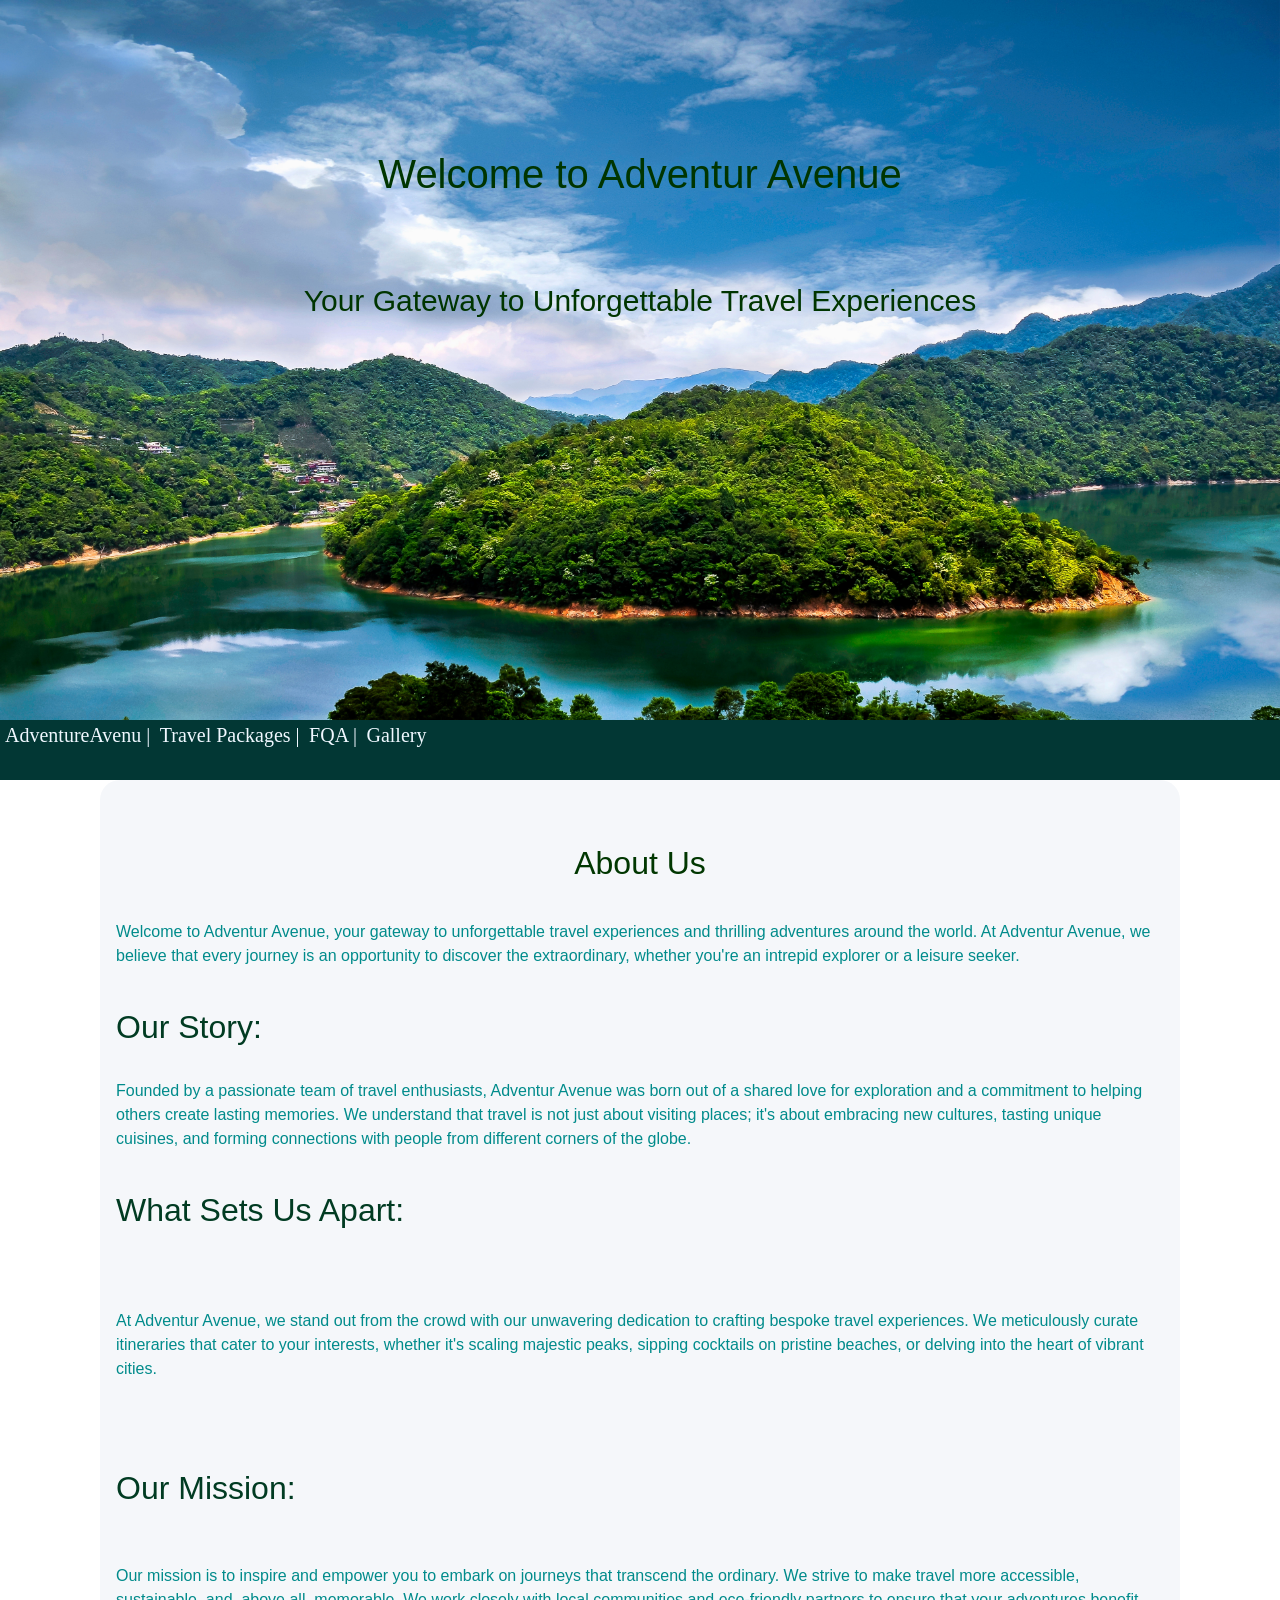
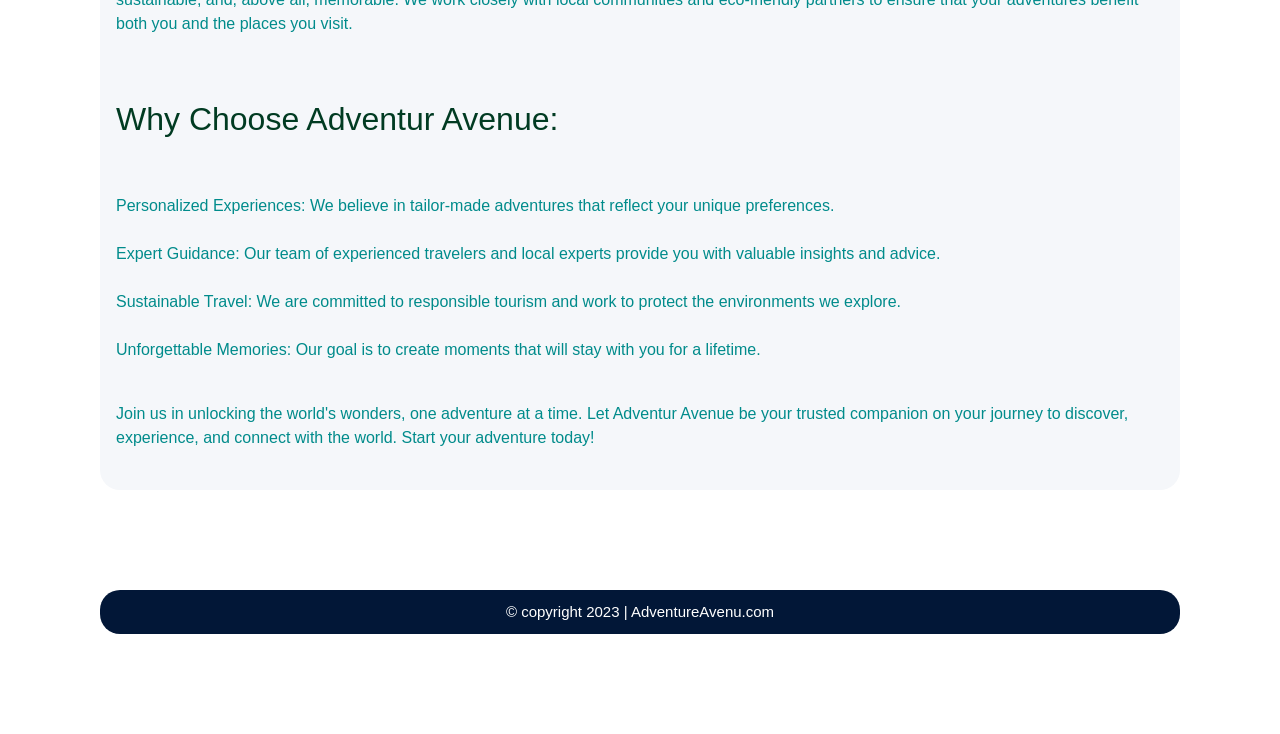
<file: About Us.html>
<!DOCTYPE html>
<html lang="en">
<head>
    <meta charset="UTF-8">
    <meta name="viewport" content="width=device-width, initial-scale=1.0">
    <link rel="stylesheet" href="./brostrap/css/bootstrap.min.css">
    <title>About Us | AdventureAvenu.com</title>
        
<link rel="icon" type="image/png" sizes="32x32" href="/Logo/6-61387_travel-euclidean-vector-royalty-free-clip-art-travel (1).png">
<link rel="stylesheet" href="./About us.css">

</style>
</head>
<body>
    <header>
        <div class="header-content" style="text-align: center;">
            <h1>Welcome to Adventur Avenue</h1><br><br><br>
            <p>Your Gateway to Unforgettable Travel Experiences</p>
        </div>
    </header>
    <nav class="mynav">
        <div class="navleft">
        <a href="./index.html">AdventureAvenu |</a>
        <a href="#">Travel Packages  |</a>
        <a href="./FQA.html">FQA |</a>
        <a href="#">Gallery</a>
        
    </div>
    <div class="navright">
        <a href="./login.html">Login / Sing Up</a>
    </div>
    </nav>
    
   
   
    <main>
        <section class="About">
            <h2 style="padding-bottom: 30px; padding-top:40px ; color: rgb(1, 55, 1) ;">About Us</h2>
            <div>
            <div class="mini">
                <p class="paragraph">
                    Welcome to Adventur Avenue, your gateway to unforgettable travel experiences and thrilling adventures around the world. At Adventur Avenue, we believe that every journey is an opportunity to discover the extraordinary, whether 
                    you're an intrepid explorer or a leisure seeker.

                </p><br>
            </div>
            <div>

                <h2 style="text-align: left;color: rgb(1, 59, 34);">Our Story:</h2><br>
                <p class="paragraph">
                    Founded by a passionate team of travel enthusiasts, Adventur Avenue was born out of a shared love for exploration and a commitment to helping others create lasting memories. We understand that travel is not just about visiting places; it's about embracing new cultures, tasting unique cuisines, and forming
                     connections with people from different corners of the globe.
                </p><br>
            </div>
            <div>
                <h2 style="text-align: left;color: rgb(1, 59, 34);">What Sets Us Apart:</h2><br><br><br>
                <p class="paragraph">
                    At Adventur Avenue, we stand out from the crowd with our unwavering dedication to crafting bespoke travel experiences. We meticulously curate itineraries that cater to your interests, whether it's scaling majestic peaks, sipping cocktails on pristine beaches,
                     or delving into the heart of vibrant cities.
                </p><br><br><br>
            </div>   
            <div>
               <h2 style="text-align: left;color: rgb(1, 59, 34);">Our Mission:</h2> <br><br>
               <p class="paragraph">Our mission is to inspire and empower you to embark on journeys that transcend the ordinary. We strive to make travel more accessible, sustainable, and, above all, memorable. We work closely with local communities and eco-friendly partners to
                 ensure that your adventures benefit both you and the places you visit.</p> <br><br>
            </div>
            <div>
                <ol class="paragraph" style="list-style-type: lower-greek;">
                    <h2 style="color: rgb(1, 59, 34);">Why Choose Adventur Avenue:</h2><br><br>
                    <li>Personalized Experiences: We believe in tailor-made adventures that reflect your unique preferences.</li><br>
                    <li>Expert Guidance: Our team of experienced travelers and local experts provide you with valuable insights and advice.</li><br>
                    <li>Sustainable Travel: We are committed to responsible tourism and work to protect the environments we explore.</li><br>
                    <li>Unforgettable Memories: Our goal is to create moments that will stay with you for a lifetime.</li><br>
                </ol>
                <p class="paragraph">
                    Join us in unlocking the world's wonders, one adventure at a time. Let Adventur Avenue be your trusted companion on your journey to discover, experience, and connect with the world.

Start your adventure today!</p>
</div>



               
        </section>
        <footer class="footer">
            <a class="copyright" href="#" style="text-align: center;">&copy; copyright 2023 | AdventureAvenu.com</a>
        </footer>
    </main>
</body>

<script src="https://code.jquery.com/jquery-3.2.1.slim.min.js" integrity="sha384-KJ3o2DKtIkvYIK3UENzmM7KCkRr/rE9/Qpg6aAZGJwFDMVNA/GpGFF93hXpG5KkN" crossorigin="anonymous"></script>
<script src="https://cdn.jsdelivr.net/npm/popper.js@1.12.9/dist/umd/popper.min.js" integrity="sha384-ApNbgh9B+Y1QKtv3Rn7W3mgPxhU9K/ScQsAP7hUibX39j7fakFPskvXusvfa0b4Q" crossorigin="anonymous"></script>
<script src="https://cdn.jsdelivr.net/npm/bootstrap@4.0.0/dist/js/bootstrap.min.js" integrity="sha384-JZR6Spejh4U02d8jOt6vLEHfe/JQGiRRSQQxSfFWpi1MquVdAyjUar5+76PVCmYl" crossorigin="anonymous"></script>
<script src="./js/auth.js"></script>
</html>
</file>
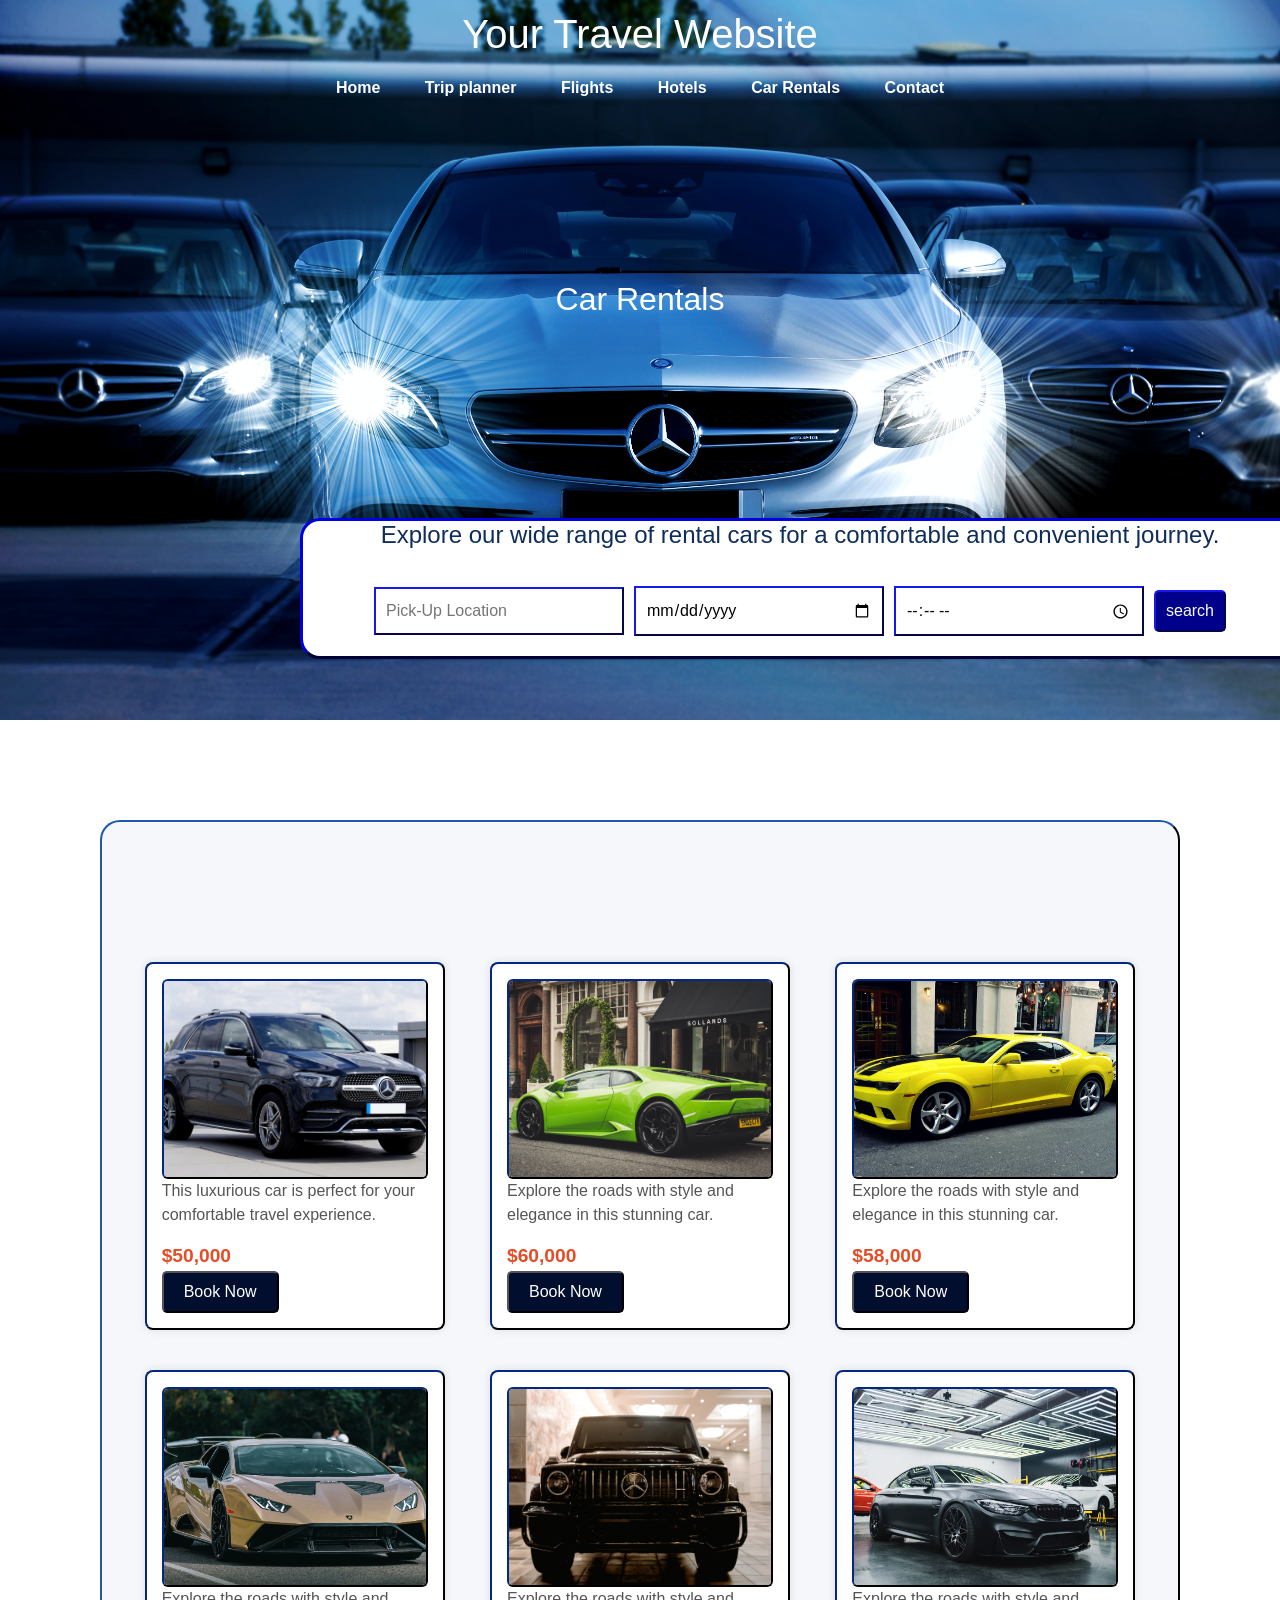
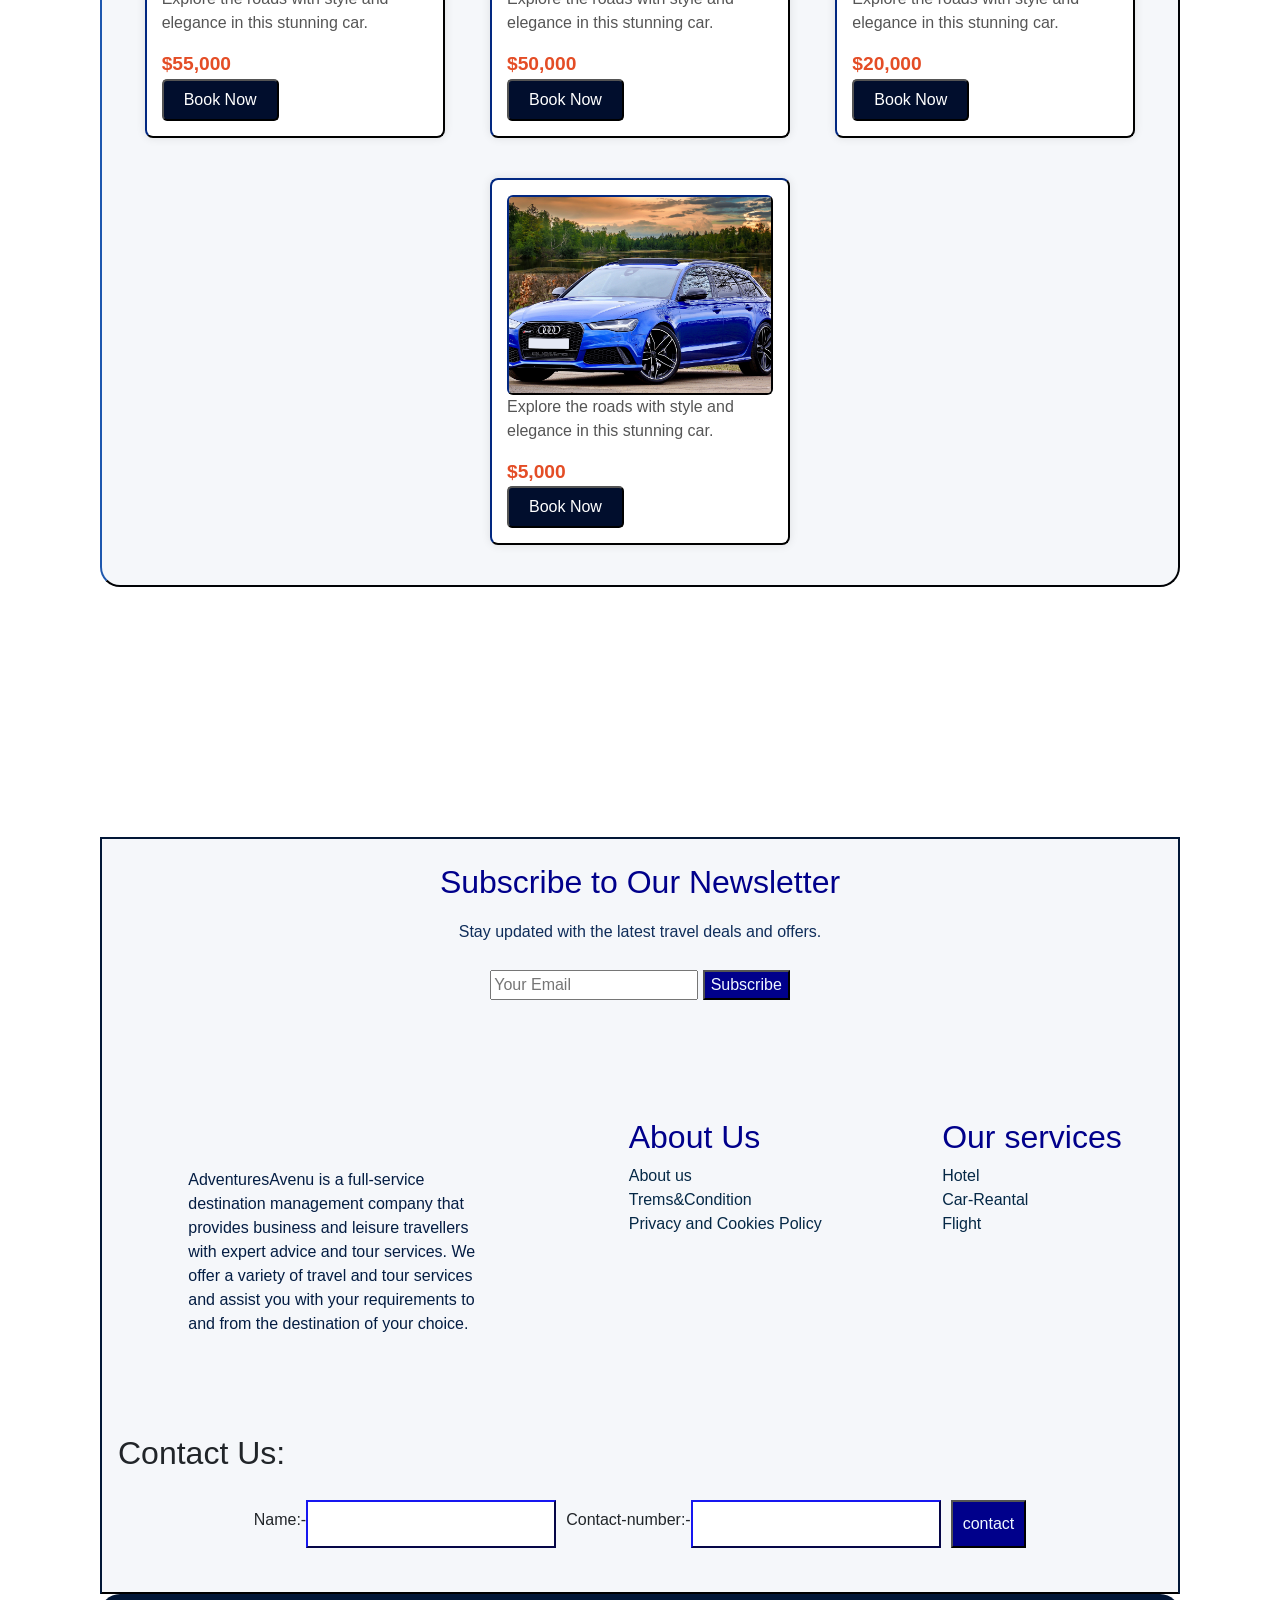
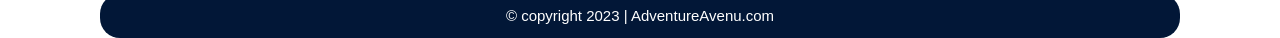
<file: Car.html>
<!DOCTYPE html>
<html lang="en">
<head>
    <meta charset="UTF-8">
    <meta name="viewport" content="width=device-width, initial-scale=1.0">
    <title>AdventuresAvenu</title>
    <link rel="icon" type="image/png" sizes="32x32" href="/Logo/6-61387_travel-euclidean-vector-royalty-free-clip-art-travel (1).png">
    <link rel="stylesheet" href="./car.css">
    <link rel="stylesheet" href="./brostrap/css/bootstrap.min.css">
</head>
<body>
    <header>
        <h1>Your Travel Website</h1>
        <nav>
            <a href="./home.html">Home</a>
            <a href="./Trip planner.html">Trip planner</a>
            <a href="./Flight.html">Flights</a>
            <a href="./hotel.html">Hotels</a>
            <a href="./Car.html">Car Rentals</a>
            <a href="#contact">Contact</a>
        </nav>
        <div class="car-rentals-section">
            <h2>Car Rentals</h2>
        </div>
        <section class="hero">
           <h4> 
            <p>Explore our wide range of rental cars for a comfortable and convenient journey.</p>
        </h4> 
                 <form action=" " method="get">
                     <div class="container">
                        <input type="text" name="Pick-Up" placeholder="Pick-Up Location">
                        <input type="date" name="Date" placeholder="Pick-Up Date's">
                        <input type="time" name="Time"  placeholder="Pick-Up time">
                      <input type="submit" class="search-button" style="font: 1em sans-serif;"   value="search">
                     </div>
                 </form>
            
             </section>
    </header>

    <section class="road">

        <div class="car-section">
            <div class="car">
             
              <div class="car-content">
            
                <div class="img"><img src="Image/car/car1.jpg" alt=""></div>
                <div class="car-description">This luxurious car is perfect for your comfortable travel experience.</div>
                <div class="car-price">$50,000</div>
                <div><input type="submit" class=" btn-book" style="font: 1em sans-serif;"   value="Book Now"></div>
              </div>
            </div>
            <div class="car">
               
                <div class="car-content">
                 <div class="img"><img src="Image/car/car2 (1).jpg" alt=""></div>
                  <div class="car-description">Explore the roads with style and elegance in this stunning car.</div>
                  <div class="car-price">$60,000</div>
                  <div><input type="submit" class=" btn-book" style="font: 1em sans-serif;"   value="Book Now"></div>
                </div>
              </div>
    
              <div class="car">
                
                <div class="car-content">
                <div class="img"><img src="Image/car/car3.jpg" alt=""></div>
                  <div class="car-description">Explore the roads with style and elegance in this stunning car.</div>
                  <div class="car-price">$58,000</div>
                  <div><input type="submit" class=" btn-book" style="font: 1em sans-serif;"   value="Book Now"></div>
                </div>
              </div>
            
              <div class="car">
                
                <div class="car-content">
               <div class="img"><img src="Image/car/car4.jpg" alt=""></div>
                  <div class="car-description">Explore the roads with style and elegance in this stunning car.</div>
                  <div class="car-price">$55,000</div>
                  <div><input type="submit" class=" btn-book" style="font: 1em sans-serif;"   value="Book Now"></div>
                </div>
              
              </div>
              <div class="car">
                
                <div class="car-content">
                 <div class="img"><img src="Image/car/car5.jpg" alt=""></div>
                  <div class="car-description">Explore the roads with style and elegance in this stunning car.</div>
                  <div class="car-price">$50,000</div>
                  <div><input type="submit" class=" btn-book" style="font: 1em sans-serif;"   value="Book Now"></div>
                </div>
              </div>
            
            <div class="car">
               
                <div class="car-content">
                <div class="img"><img src="Image/car/car6.jpg" alt=""></div>
                  <div class="car-description">Explore the roads with style and elegance in this stunning car.</div>
                  <div class="car-price">$20,000</div>
                  <div><input type="submit" class=" btn-book" style="font: 1em sans-serif;"   value="Book Now"></div>
                </div>
              </div>
    
              <div class="car">
              
                <div class="car-content">
                 <div class="img"><img src="Image/car/car7.jpg" alt=""></div>
                  <div class="car-description">Explore the roads with style and elegance in this stunning car.</div>
                  <div class="car-price">$5,000</div>
                  <div><input type="submit" class=" btn-book" style="font: 1em sans-serif;"   value="Book Now"></div>
                </div>
              </div>
            </section>



    <section class="newsletter">
        <h2 style="color: darkblue;">Subscribe to Our Newsletter</h2>
        <p style="padding-top: 10px;">Stay updated with the latest travel deals and offers.</p>
        <form style="padding-top: 10px; margin: auto;" class="form">
            <input type="email" placeholder="Your Email" required>
            <button type="submit"class="Subscribe" style="background-color: darkblue; color: aliceblue;">Subscribe</button>
        </form>
    </section>
    <Section class="about">
        <div class="friut footer-cls">
            <div class="friut-paragraph"style="width: 350px; padding: 50px 30px; ;" >
                AdventuresAvenu is a full-service destination management company that provides business and 
                leisure travellers with expert advice and tour services. We offer a variety of travel and tour services and assist you with your
                 requirements to and from the destination of your choice.
            </div>
            <div class="iteam" style="text-decoration: none; color: rgb(4, 38, 67);;">
                <ul><h2 style="color: darkblue;">About Us</h2>
                    <li><a href="./About Us.html" style="color: rgb(5, 40, 70);">About us</a><br></li>
                    <li><a href="./Terms&Condition.html"style="color:  rgb(5, 40, 70);">Trems&Condition</a><b></b></li>
                    <li>  <a href="./Privacy and Cookies Policy.html"style="color:  rgb(5, 40, 70);">Privacy and Cookies Policy</a></li>  
                      
                    </ul>

        </div>
        <div class="e-iteam"style="text-decoration: none; color: rgb(4, 38, 67);">
            <ul><h2 style="color: darkblue;">Our services</h2>
            
            <li><a href="./hotel.html"style="color: rgb(5, 40, 70); ">Hotel</a></li>
            <li><a href="./Car.html"style="color: rgb(5, 40, 70);">Car-Reantal</a></li>
            <li><a href="./Flight.html"style="color: rgb(5, 40, 70);">Flight</a></li>
            
            
            </ul>
        </div>

    </Section>

    <section class="contact" id="contact">
      <h2 style="text-align: left;">Contact Us:</h2>
     
          <!-- Add your booking form here -->
          <form  method="get"class="container"style="width: auto;">
              <label for="name">Name:-</label>
              <input type="text" id="name" name="name" required>

              <label for="contact">Contact-number:-</label>
              <input type="text" id="Contact-number" name="Contact-number" required>
             <button type="submit" style="background-color: darkblue;color: aliceblue; padding: 10px;">contact</button>
          </form>
      </div>
  </section>
    <footer class="footer">
        
        <a class="copyright" href="#" style="text-align: center;">&copy; copyright 2023 | AdventureAvenu.com</a>
    </footer>

    <script src="https://code.jquery.com/jquery-3.2.1.slim.min.js" integrity="sha384-KJ3o2DKtIkvYIK3UENzmM7KCkRr/rE9/Qpg6aAZGJwFDMVNA/GpGFF93hXpG5KkN" crossorigin="anonymous"></script>
<script src="https://cdn.jsdelivr.net/npm/popper.js@1.12.9/dist/umd/popper.min.js" integrity="sha384-ApNbgh9B+Y1QKtv3Rn7W3mgPxhU9K/ScQsAP7hUibX39j7fakFPskvXusvfa0b4Q" crossorigin="anonymous"></script>
<script src="https://cdn.jsdelivr.net/npm/bootstrap@4.0.0/dist/js/bootstrap.min.js" integrity="sha384-JZR6Spejh4U02d8jOt6vLEHfe/JQGiRRSQQxSfFWpi1MquVdAyjUar5+76PVCmYl" crossorigin="anonymous"></script>

    <script src="./js/auth.js"></script>
    <script src="./js/location-search.js"></script>
</body>
</html>
</file>
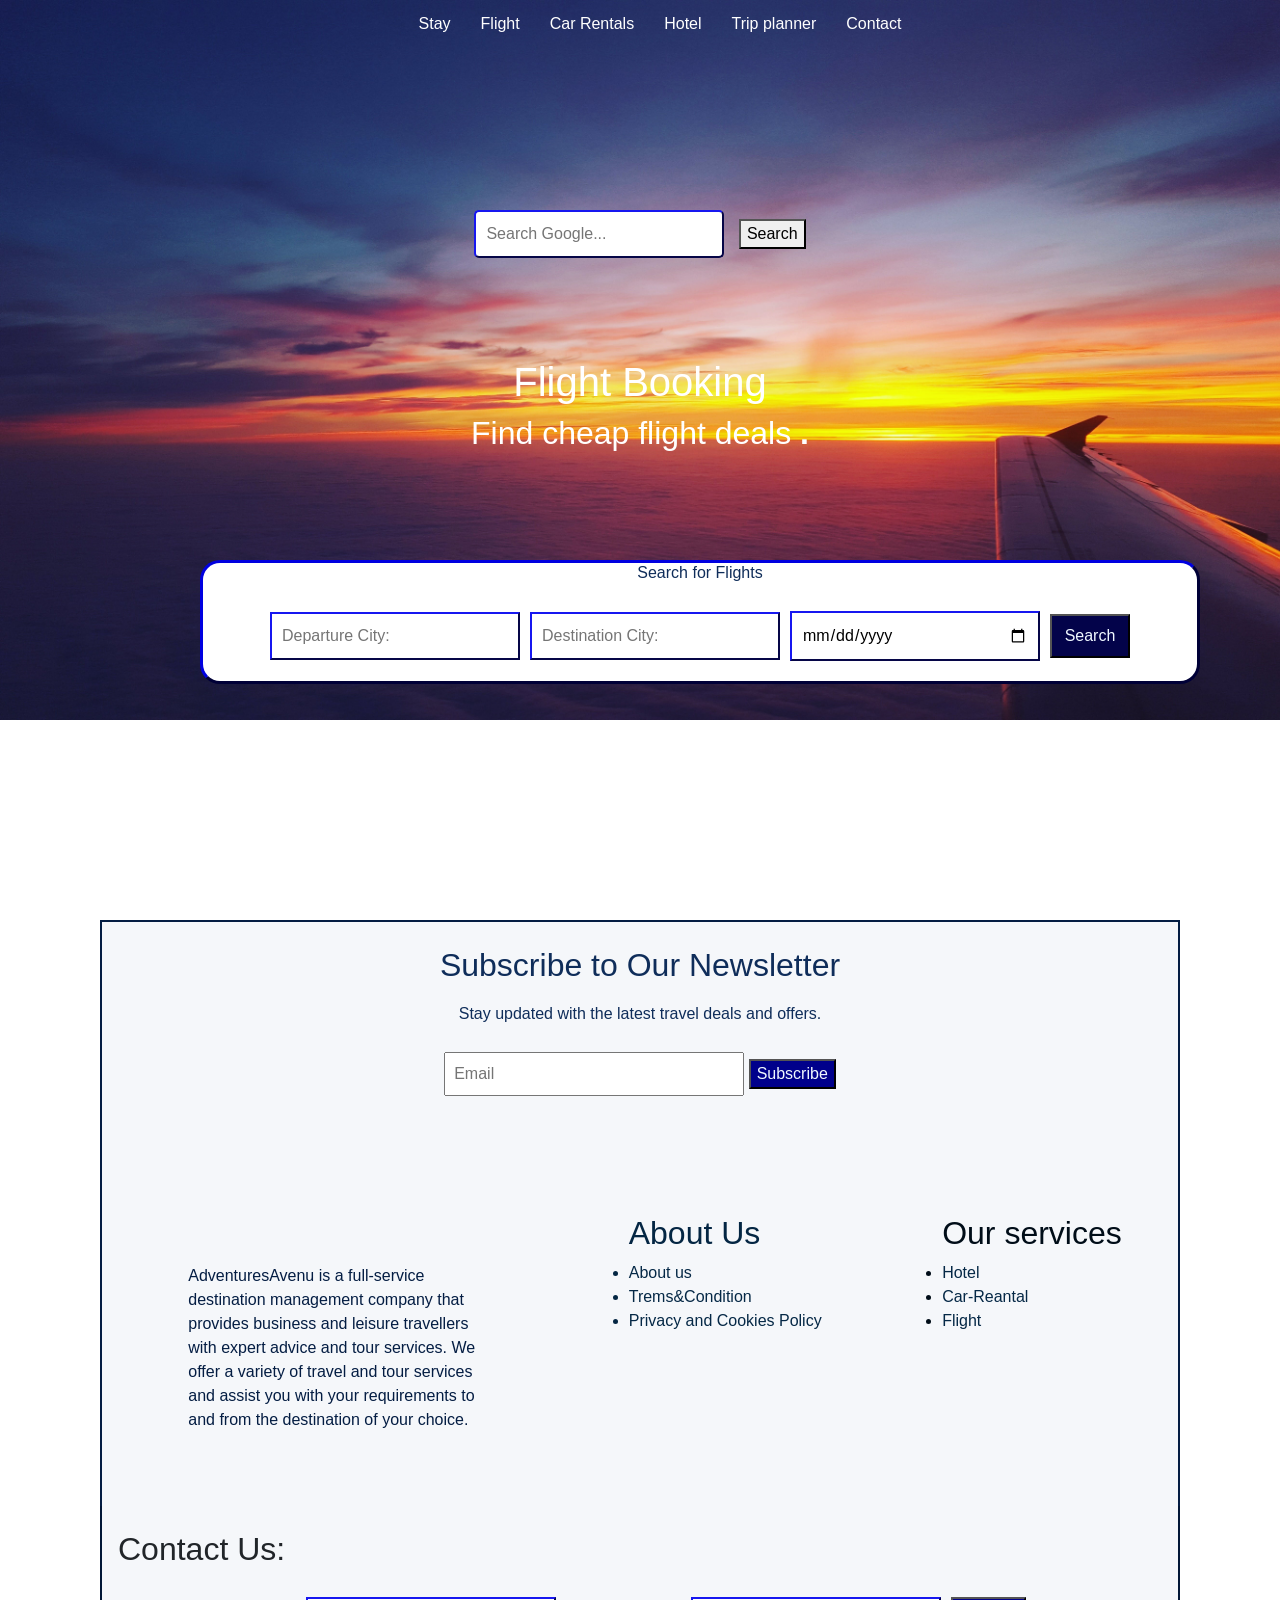
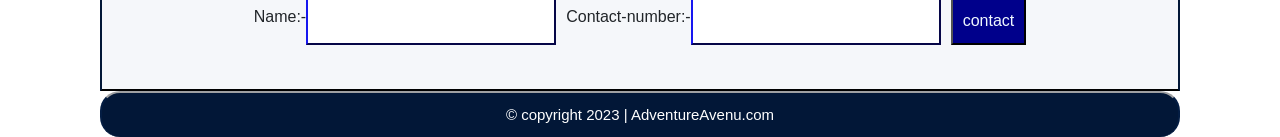
<file: Flight.html>
<!DOCTYPE html>
<html lang="en">
<head>
    <meta charset="UTF-8">
    <meta name="viewport" content="width=device-width, initial-scale=1.0">
    <title>AdventureAvenu</title>
    <link rel="icon" type="image/png" sizes="32x32" href="/Logo/6-61387_travel-euclidean-vector-royalty-free-clip-art-travel (1).png">
    <link rel="stylesheet" href="./flight.css">
    <link rel="stylesheet" href="./brostrap/css/bootstrap.min.css">
</head>
<body>
    
<header>
    
    <nav>
        <ul>
           
            <li><a href="./home.html">Stay</a></li>
            <li><a href="./Flight.html">Flight</a></li>
            <li><a href="./Car.html">Car Rentals</a></li>
            <li><a href="./Hotel.html">Hotel</a></li>
            <li><a href="./Trip planner.html">Trip planner</a></li>
            <li><a href="#contact">Contact</a></li>
        </ul>
    </nav>
    <div class="search-container">
        <form action="https://www.google.com/search" method="get">
            <input type="text" class="search-input " name="q" placeholder="Search Google..." />
            <button type="submit">Search</button>
        </form>
    </div>
    <div class="head">
    <h1>Flight Booking</h1>
    <h2>Find cheap flight deals <strong>.</strong></h2>
</div>
<section class="hero">
    <h6>Search for Flights</h6>
    <form id="flightForm">
            <div class="container">
            
            <input type="text" name="departure" placeholder="Departure City:" required>
            <input type="text" name="destination" placeholder="Destination City:" required>
            <input type="date"  name="departureDate" placeholder="Departure Date:" required>
           <input type="submit" class="Search-button" style="background-color: rgb(3, 3, 74); color: aliceblue; width: 80px;" value="Search">
            
                </div>
        </form>

   
</section >


</header>
<section class="mango">
<section class="newsletter">
    <h2>Subscribe to Our Newsletter</h2>
    <p style="padding-top: 10px;">Stay updated with the latest travel deals and offers.</p>
    <form action="http://127.0.0.1:5502/Flight.html?email="style="padding-top: 10px; margin: auto;"class="from">
        <input type="email" name="email" placeholder="Email" required>
        <button type="submit"style="background-color: darkblue; color: aliceblue;"> Subscribe</button>
    </form>
</section>
<Section class="about">
    <div class="friut footer-cls">
        <div class="friut-paragraph"style="width: 350px; padding: 50px 30px; ;" >
            AdventuresAvenu is a full-service destination management company that provides business and 
            leisure travellers with expert advice and tour services. We offer a variety of travel and tour services and assist you with your
             requirements to and from the destination of your choice.
        </div>
        <div class="iteam" style="text-decoration: none; color: rgb(4, 38, 67);;">
            <ul><h2>About Us</h2>
                <li><a href="./About Us.html" style="color: rgb(5, 40, 70);">About us</a><br></li>
                <li><a href="./Terms&Condition.html"style="color:  rgb(5, 40, 70);">Trems&Condition</a><b></b></li>
                <li>  <a href="./Privacy and Cookies Policy.html"style="color:  rgb(5, 40, 70);">Privacy and Cookies Policy</a></li>  
                  
            </ul>

    </div>
    <div class="e-iteam"style="text-decoration: none; color: rgb(0, 13, 24);">
        <ul><h2>Our services</h2>
        
        <li><a href="./hotel.html"style="color: rgb(5, 40, 70);">Hotel</a></li>
       <li><a href="./Car.html"style="color: rgb(5, 40, 70);">Car-Reantal</a></li>
        <li><a href="./Flight.html"style="color: rgb(5, 40, 70);">Flight</a></li>
        
        </ul>
    </div>

</Section>



<section class="contact" id="contact">
    <h2 style="text-align: left;">Contact Us:</h2>
   
        <!-- Add your booking form here -->
        <form  method="get"class="container"style="width: auto;">
            <label for="name">Name:-</label>
            <input type="text" id="name" name="name" required>

            <label for="contact">Contact-number:-</label>
            <input type="text" id="Contact-number" name="Contact-number" required>
           <button type="submit" style="background-color: darkblue;color: aliceblue; padding: 10px;">contact</button>
        </form>
    </div>
</section>
<footer class="footer">
    
    <a class="copyright" href="#" style="text-align: center;">&copy; copyright 2023 | AdventureAvenu.com</a>
</footer>



<script src="https://code.jquery.com/jquery-3.2.1.slim.min.js" integrity="sha384-KJ3o2DKtIkvYIK3UENzmM7KCkRr/rE9/Qpg6aAZGJwFDMVNA/GpGFF93hXpG5KkN" crossorigin="anonymous"></script>
<script src="https://cdn.jsdelivr.net/npm/popper.js@1.12.9/dist/umd/popper.min.js" integrity="sha384-ApNbgh9B+Y1QKtv3Rn7W3mgPxhU9K/ScQsAP7hUibX39j7fakFPskvXusvfa0b4Q" crossorigin="anonymous"></script>
<script src="https://cdn.jsdelivr.net/npm/bootstrap@4.0.0/dist/js/bootstrap.min.js" integrity="sha384-JZR6Spejh4U02d8jOt6vLEHfe/JQGiRRSQQxSfFWpi1MquVdAyjUar5+76PVCmYl" crossorigin="anonymous"></script>

    <script src="./js/auth.js"></script>
    <script src="./js/location-search.js"></script>
</body>
</html>
</file>
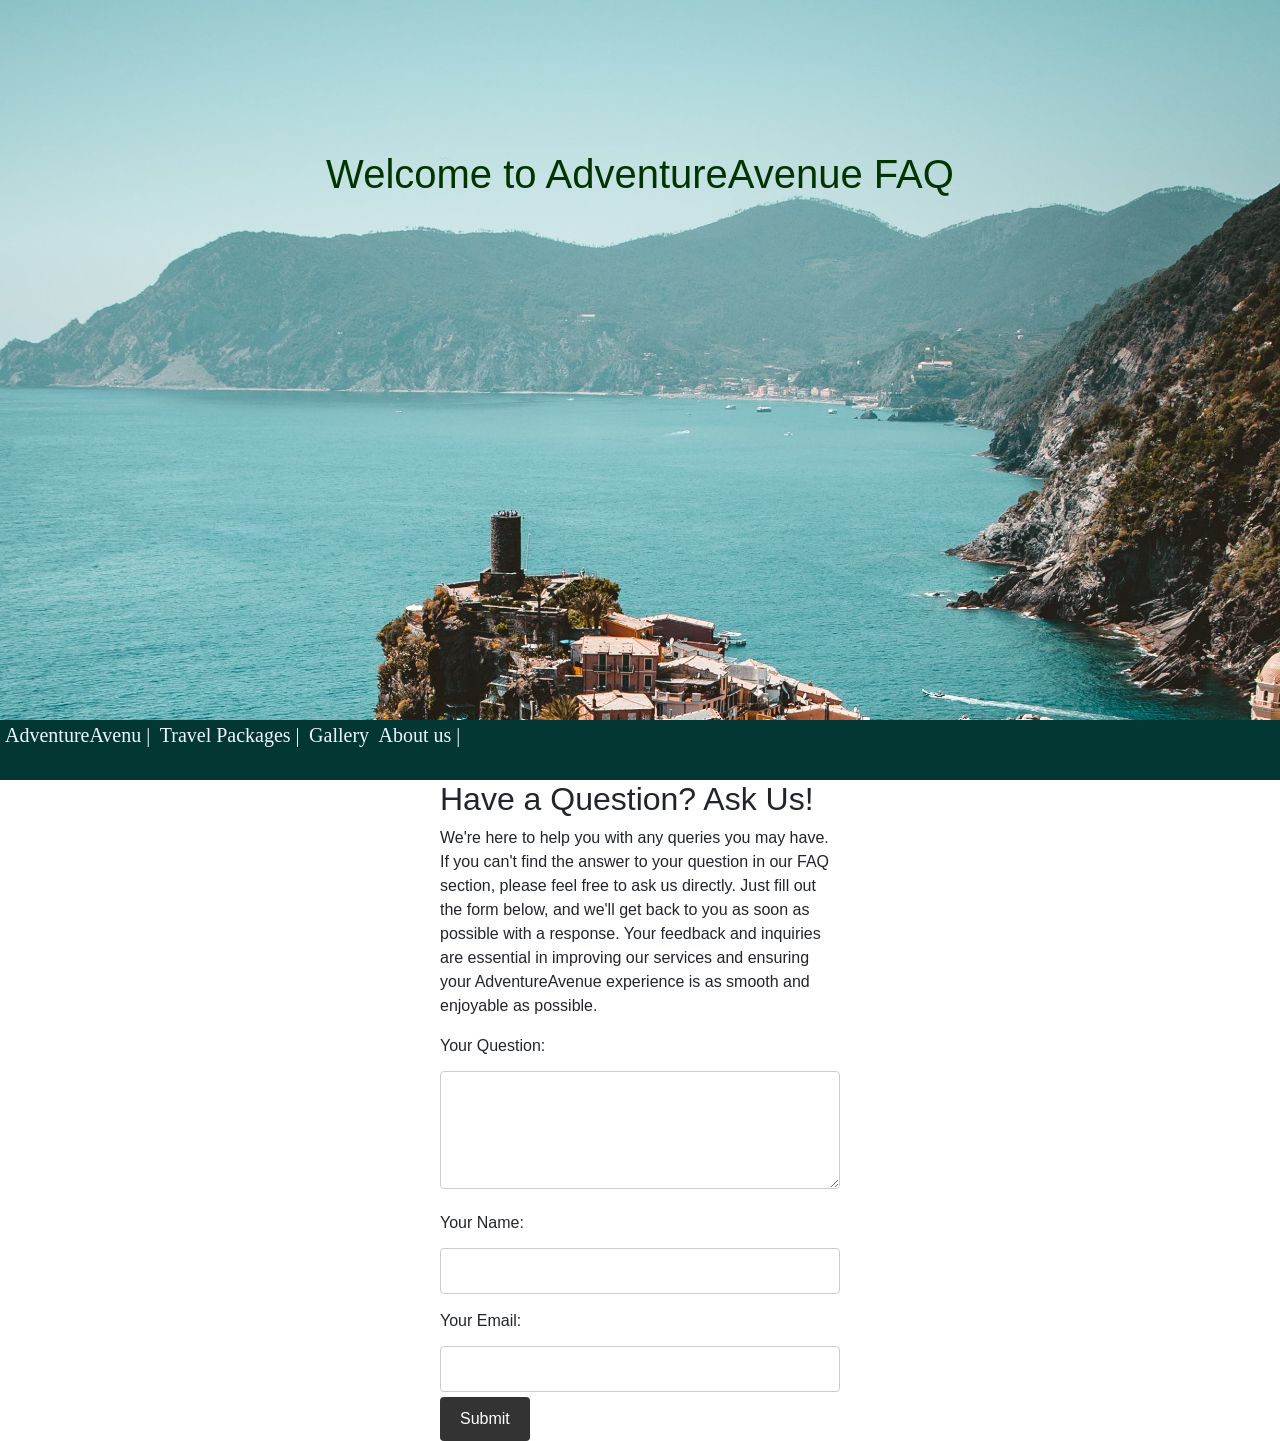
<file: FQA.html>
<!DOCTYPE html>
<html lang="en">
<head>
    <meta charset="UTF-8">
    <meta name="viewport" content="width=device-width, initial-scale=1.0">
    <link rel="stylesheet" href="./brostrap/css/bootstrap.min.css">
    <title>FQA | AdventureAvenu.com</title>
    <link rel="stylesheet" href="FQA.css">
    <link rel="icon" type="image/png" sizes="32x32" href="/Logo/6-61387_travel-euclidean-vector-royalty-free-clip-art-travel (1).png">
</head>
<body>
    <header>
        <div class="header-content" style="text-align: center;">
            <h1>Welcome to AdventureAvenue FAQ</h1><br><br><br>
          
        </div>
    </header>
    <nav class="mynav">
        <div class="navleft">
        <a href="./index.html">AdventureAvenu |</a>
        <a href="#">Travel Packages  |</a>
        <a href="#">Gallery</a>
        <a href="./About Us.html">About us |</a>
        
    </div>
    <div class="navright">
        <a href="./login.html">Login / Sing Up</a>
    </div>
    </nav>
    <main>
        <section>
            <div>
                <div class="faq-form">
                    <h2>Have a Question? Ask Us!</h2>
                    <p>We're here to help you with any queries you may have. If you can't find the answer to your question in our FAQ section, please feel free to ask us directly. Just fill out the form below, and we'll get back to you as soon as possible with a response. Your feedback and inquiries are essential in improving our services and ensuring your AdventureAvenue experience is as smooth and enjoyable as possible.</p>
                    <form action="#" method="post">
                        <label for="question">Your Question:</label>
                        <textarea id="question" name="question" rows="4" required></textarea>
                        
                        <label for="name">Your Name:</label>
                        <input type="text" id="name" name="name" required>
                        
                        <label for="email">Your Email:</label>
                        <input type="text" id="email" name="email" required>
                        
                       
                    </form>
                    <form action="./submit.html" method="get">
        
                        <input type="submit" class="search-button" value="Submit" />
                    </form>
                </div>
                </div>
            
    
            
            </div>
        </section>
    </main>
</body>

<script src="https://code.jquery.com/jquery-3.2.1.slim.min.js" integrity="sha384-KJ3o2DKtIkvYIK3UENzmM7KCkRr/rE9/Qpg6aAZGJwFDMVNA/GpGFF93hXpG5KkN" crossorigin="anonymous"></script>
<script src="https://cdn.jsdelivr.net/npm/popper.js@1.12.9/dist/umd/popper.min.js" integrity="sha384-ApNbgh9B+Y1QKtv3Rn7W3mgPxhU9K/ScQsAP7hUibX39j7fakFPskvXusvfa0b4Q" crossorigin="anonymous"></script>
<script src="https://cdn.jsdelivr.net/npm/bootstrap@4.0.0/dist/js/bootstrap.min.js" integrity="sha384-JZR6Spejh4U02d8jOt6vLEHfe/JQGiRRSQQxSfFWpi1MquVdAyjUar5+76PVCmYl" crossorigin="anonymous"></script>
<script src="./js/auth.js"></script>
</html>
</file>
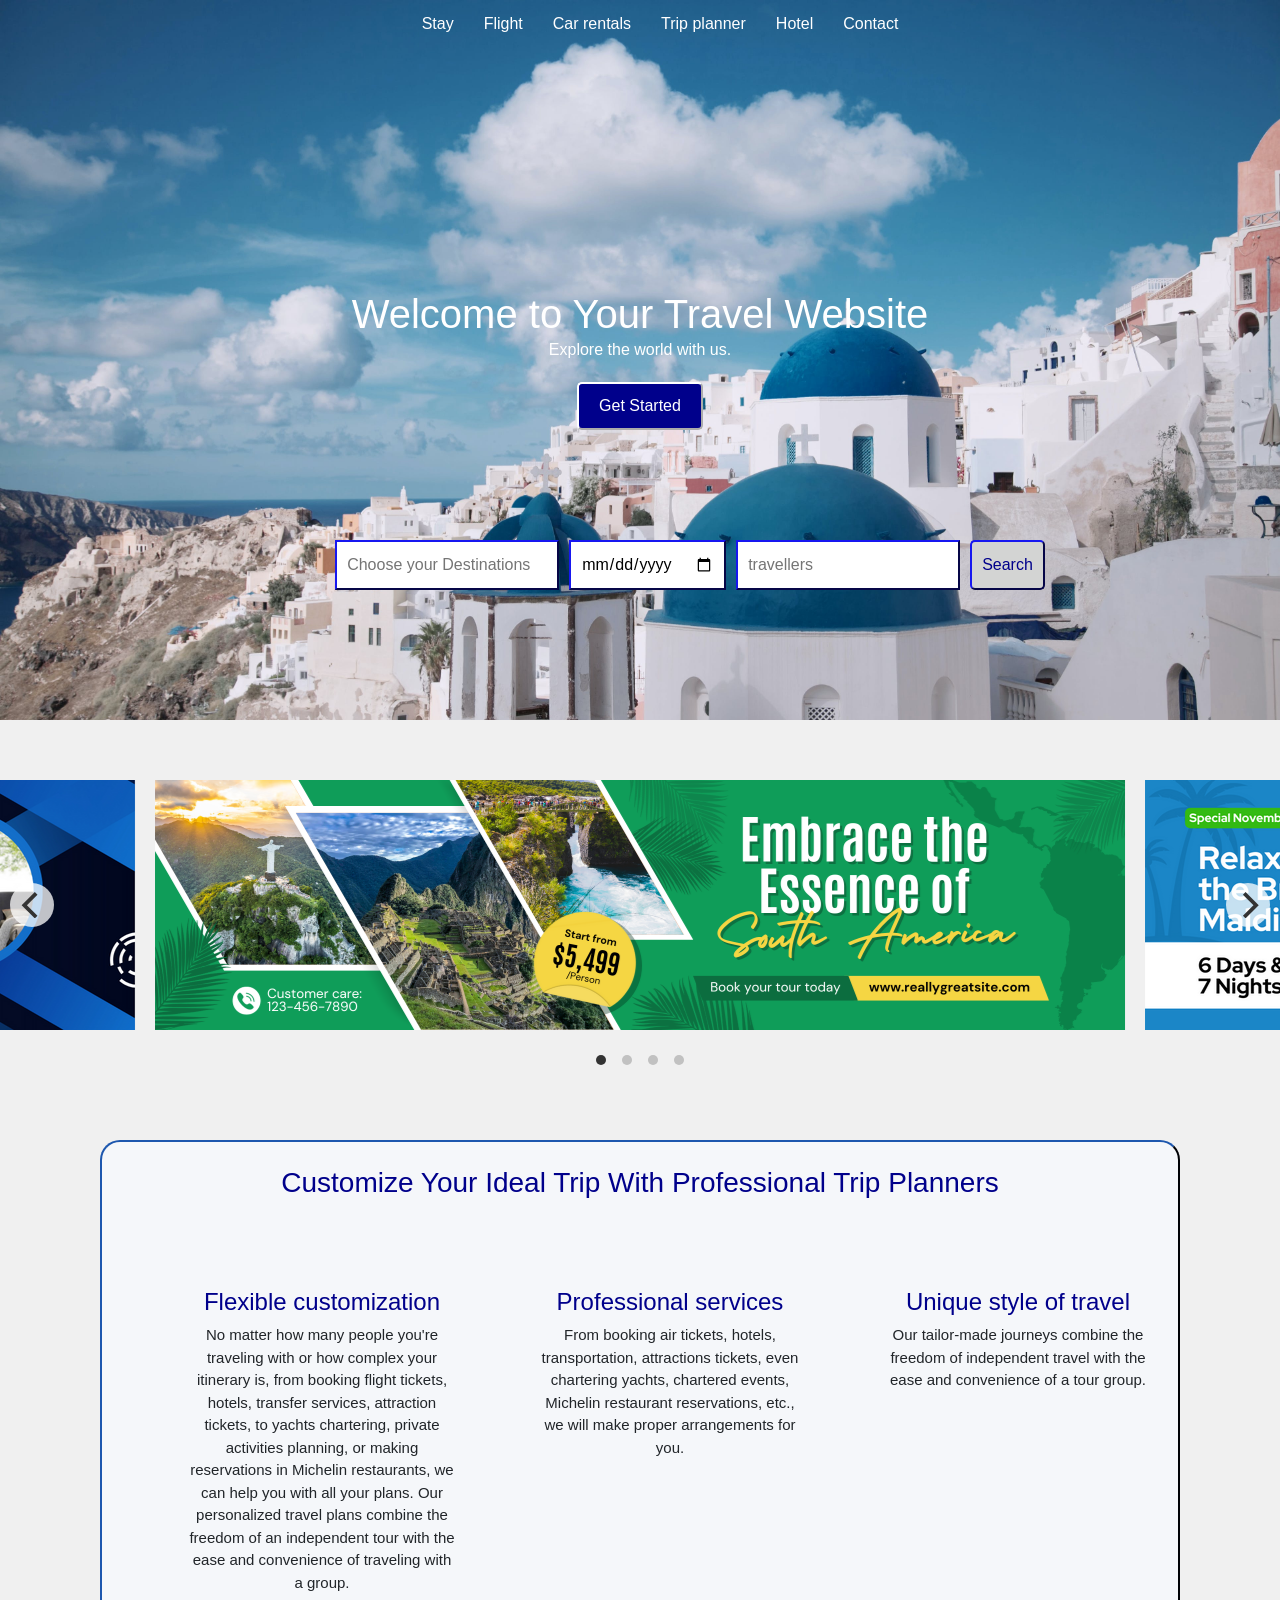
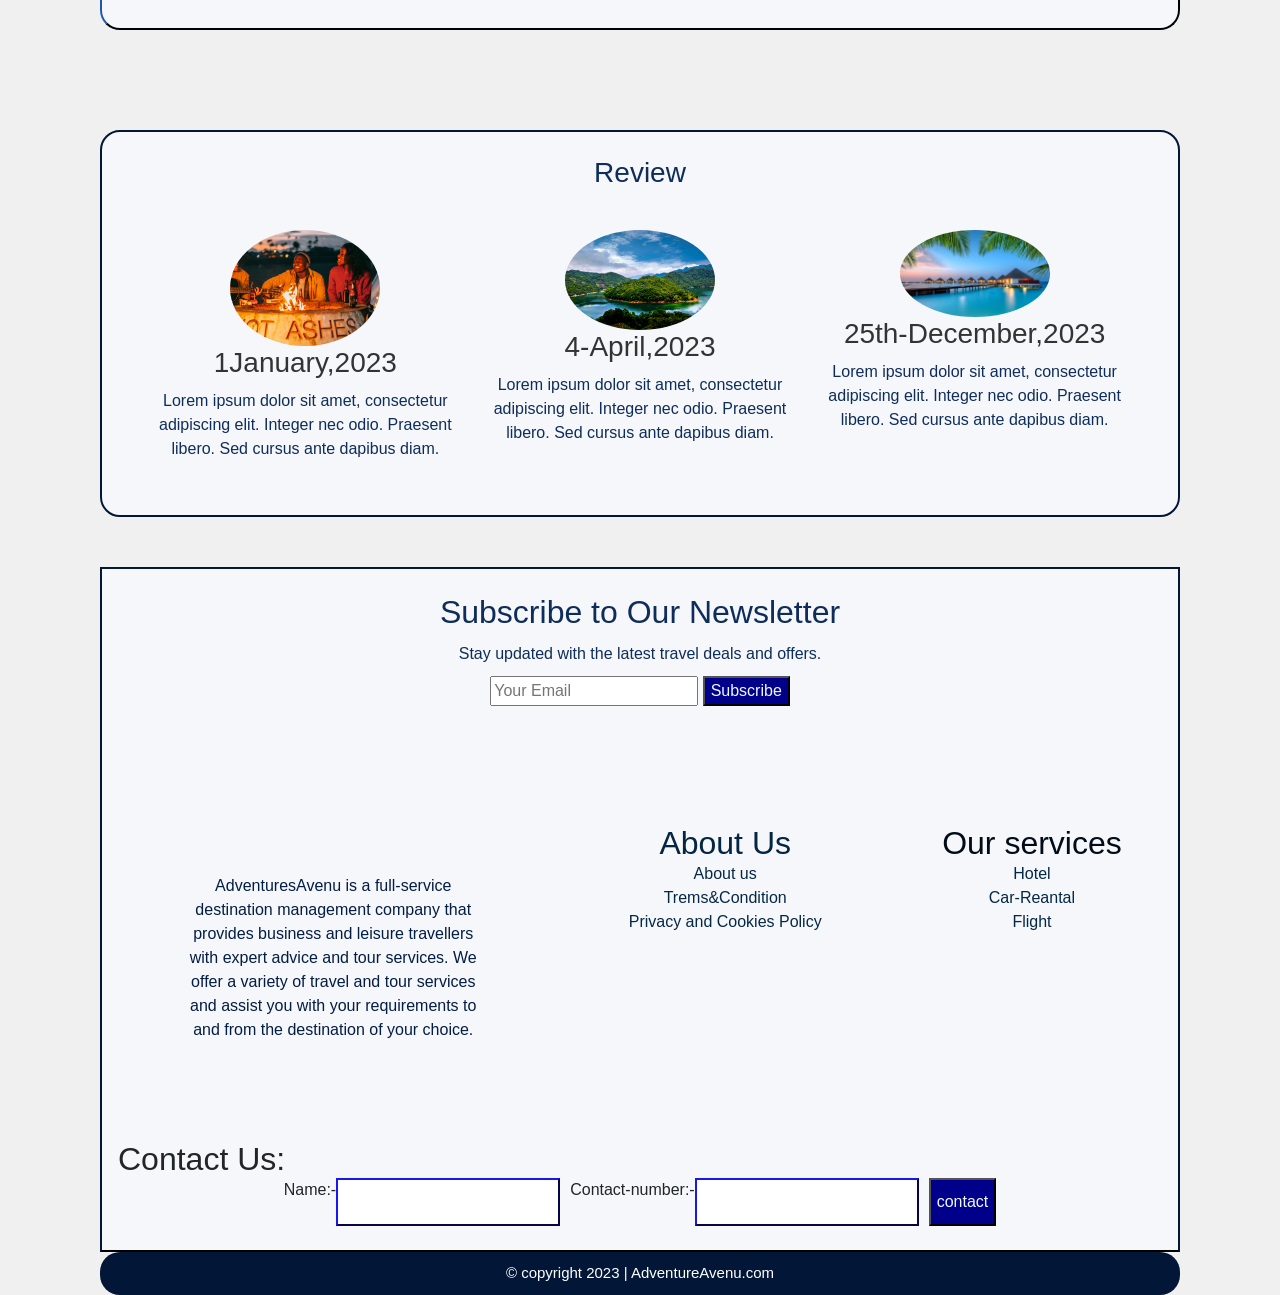
<file: home.html>
<html>
<head>
    <meta charset="UTF-8">
    <link rel="stylesheet" href="./brostrap/css/bootstrap.min.css">
    <title>AdventureAvenu.com</title>
    <link rel="icon" type="image/png" sizes="32x32" href="/Logo/6-61387_travel-euclidean-vector-royalty-free-clip-art-travel (1).png">
    <link rel="stylesheet" type="text/css" href="home.css">
    
    <link rel="stylesheet" href="./css/style.css">
</head>
<body>
    <header>
     
        <nav>
            <ul>
               
                <li><a href="./home.html">Stay</a></li>
                <li><a href="./Flight.html">Flight</a></li>
                <li><a href="./Car.html">Car rentals</a></li>
                <li><a href="./Trip planner.html">Trip planner</a></li>
                <li><a href="./Hotel.html">Hotel</a></li>
               <li><a href="#contact">Contact</a></li>
            </ul>
        </nav>
        <div class="head">
            <h1>Welcome to Your Travel Website</h1>
            <p>Explore the world with us.</p>
            <a href="#" class="cta-button">Get Started</a>
        </div>
        <section class="hero">
           
            <form action="https://www.google.com/search" method="get"class="container">
                <div class="container">
                    <input type="text" id="name" placeholder="Choose your Destinations">
                    <p> <input type="date" name="Date's" placeholder="Date"></p>
                    <input type="text" id="travel" placeholder="travellers">
                    <input type="submit" class="search-button" value="Search">
                </div>
            </form>
       
        </section>
    </header>
    
    <section class="ads">
        <div class="carousel"
        data-flickity='{ "wrapAround": true }'>
        <div class="carousel-cell"><div class="img"><img src="Ads/Untitled design (1).png" alt=""></div></div>
        <div class="carousel-cell"><div class="img"><img src="Ads/Maldives.png.png" alt=""></div></div>
        <div class="carousel-cell"> <div class="img"><img src="Ads/KIDS Winter (1).png" alt=""></div></div>
        <div class="carousel-cell">   <div class="img"><img src="Ads/KIDS Winter.png" alt=""></div></div>
       
      </div>
      <section class="planner">

        <div class="max"><h3>Customize Your Ideal Trip With Professional Trip Planners</h3></div>
     <div class="content">
         <div class="paragraph">
            <div>
               
             <h4 style="color: darkblue;">Flexible customization</h4>
            </div>
             <p>No matter how many people you're traveling with or how complex your itinerary is, from booking flight tickets, hotels, transfer services, attraction tickets, to yachts chartering, private activities planning, or making reservations in Michelin restaurants, we can help you with all your 
                 plans. Our personalized travel plans combine the freedom of an independent tour with the ease and convenience of traveling with a group.</p>
         </div>
         <div class="paragraph">
             <h4 style="color: darkblue;">Professional services</h4>
             <p>From booking air tickets, hotels, transportation, attractions tickets, even chartering yachts, chartered events, Michelin restaurant reservations, etc.,
                  we will make proper arrangements for you.</p>
         </div>
         <div class="paragraph">
             <h4 style="color: darkblue;">Unique style of travel</h4>
             <p>Our tailor-made journeys combine the freedom of independent travel with the ease and convenience of a tour group.</p>
         </div>
     </div>
     </section>
   

     <section class="review-section">
       <h3 style="padding-bottom: 20px;">Review</h3>
        <div class="review-container">
            <div class="review">
                <img src="Image/Campaning.png.png" alt="">
                <h3> 1January,2023</h3>
                <p>Lorem ipsum dolor sit amet, consectetur adipiscing elit. Integer nec odio. Praesent libero. Sed cursus ante dapibus diam.</p>
            </div>
    
            <div class="review">
                <img src="Image/i-land.jpg" alt="" width="50%">
                <h3>4-April,2023</h3>
                <p>Lorem ipsum dolor sit amet, consectetur adipiscing elit. Integer nec odio. Praesent libero. Sed cursus ante dapibus diam.</p>
            </div>
    
            <div class="review">
                <img src="Image/maldiv.jpg" alt="Reviewer 3">
                <h3>25th-December,2023</h3>
                <p>Lorem ipsum dolor sit amet, consectetur adipiscing elit. Integer nec odio. Praesent libero. Sed cursus ante dapibus diam.</p>
            </div>
        </div>
    
        <!-- Add more review cards as needed -->
    
    </section>


    <section class="newsletter">
        <h2>Subscribe to Our Newsletter</h2>
        <p style="padding-top: 10px;">Stay updated with the latest travel deals and offers.</p>
        <form style="padding-top: 10px; margin: auto;" class="form">
            <input type="email" placeholder="Your Email" required>
            <button type="submit"class="Subscribe" style="background-color: darkblue; color: aliceblue;">Subscribe</button>
        </form>
    </section>
    <Section class="about">
        <div class="friut footer-cls">
            <div class="friut-paragraph"style="width: 350px; padding: 50px 30px; ;" >
                AdventuresAvenu is a full-service destination management company that provides business and 
                leisure travellers with expert advice and tour services. We offer a variety of travel and tour services and assist you with your
                 requirements to and from the destination of your choice.
            </div>
            <div class="iteam" style="text-decoration: none; color: rgb(4, 38, 67);">
                <ul><h2>About Us</h2>
                    <li><a href="./About Us.html" style="color: rgb(5, 40, 70);">About us</a><br></li>
                    <li><a href="./Terms&Condition.html"style="color:  rgb(5, 40, 70);">Trems&Condition</a><b></b></li>
                    <li>  <a href="./Privacy and Cookies Policy.html"style="color:  rgb(5, 40, 70);">Privacy and Cookies Policy</a></li>  
                      
                    </ul>

        </div>
        <div class="e-iteam" style="text-decoration: none; color: rgb(0, 13, 24);">
            <ol>
                <h2>Our services</h2>
                <li><a href="./Hotel.html"style="color: rgb(5, 40, 70);">Hotel</a></li>
                <li><a href="./Car.html"style="color: rgb(5, 40, 70);">Car-Reantal</a></li>
                <li><a href="./Flight.html"style="color: rgb(5, 40, 70);">Flight</a></li>
                
              
            </ol>
        </div>

    </Section>

    <section class="contact"id="contact">
        <h2 style="text-align: left;">Contact Us:</h2>
       
            <!-- Add your booking form here -->
            <form  method="get"class="container">
                <label for="name">Name:-</label>
                <input type="text" id="name" name="name" required>

                <label for="contact">Contact-number:-</label>
                <input type="text" id="Contact-number" name="Contact-number" required>
               <button type="submit" style="background-color: darkblue;color: aliceblue;">contact</button>
            </form>
        </div>
    </section>
    <footer class="footer">
        
        <a class="copyright" href="#" style="text-align: center;">&copy; copyright 2023 | AdventureAvenu.com</a>
    </footer>
    <script src="./js/flickity.pkgd.min.js"></script>
    <script src="./js/auth.js"></script>
    <script src="./js/location-search.js"></script>



   
</body>
<script src="https://code.jquery.com/jquery-3.2.1.slim.min.js" integrity="sha384-KJ3o2DKtIkvYIK3UENzmM7KCkRr/rE9/Qpg6aAZGJwFDMVNA/GpGFF93hXpG5KkN" crossorigin="anonymous"></script>
<script src="https://cdn.jsdelivr.net/npm/popper.js@1.12.9/dist/umd/popper.min.js" integrity="sha384-ApNbgh9B+Y1QKtv3Rn7W3mgPxhU9K/ScQsAP7hUibX39j7fakFPskvXusvfa0b4Q" crossorigin="anonymous"></script>
<script src="https://cdn.jsdelivr.net/npm/bootstrap@4.0.0/dist/js/bootstrap.min.js" integrity="sha384-JZR6Spejh4U02d8jOt6vLEHfe/JQGiRRSQQxSfFWpi1MquVdAyjUar5+76PVCmYl" crossorigin="anonymous"></script>

</html>
</file>
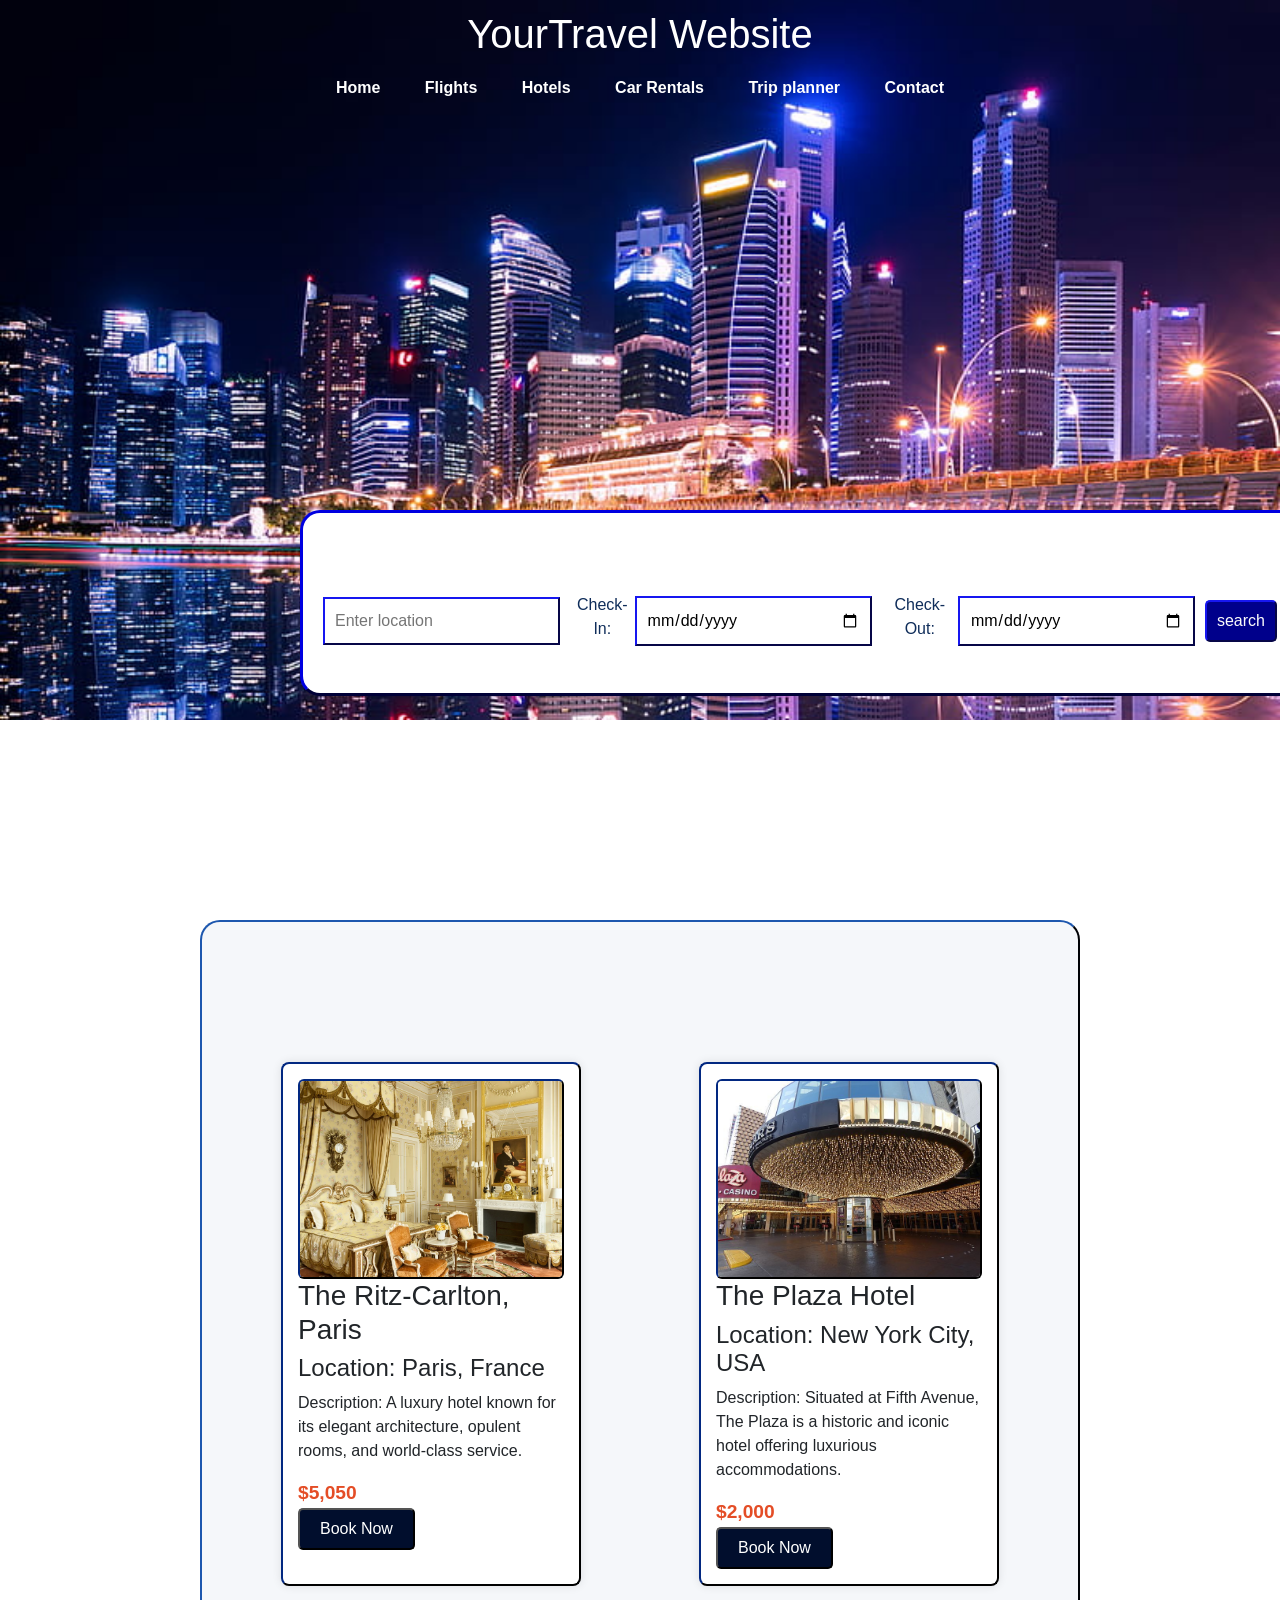
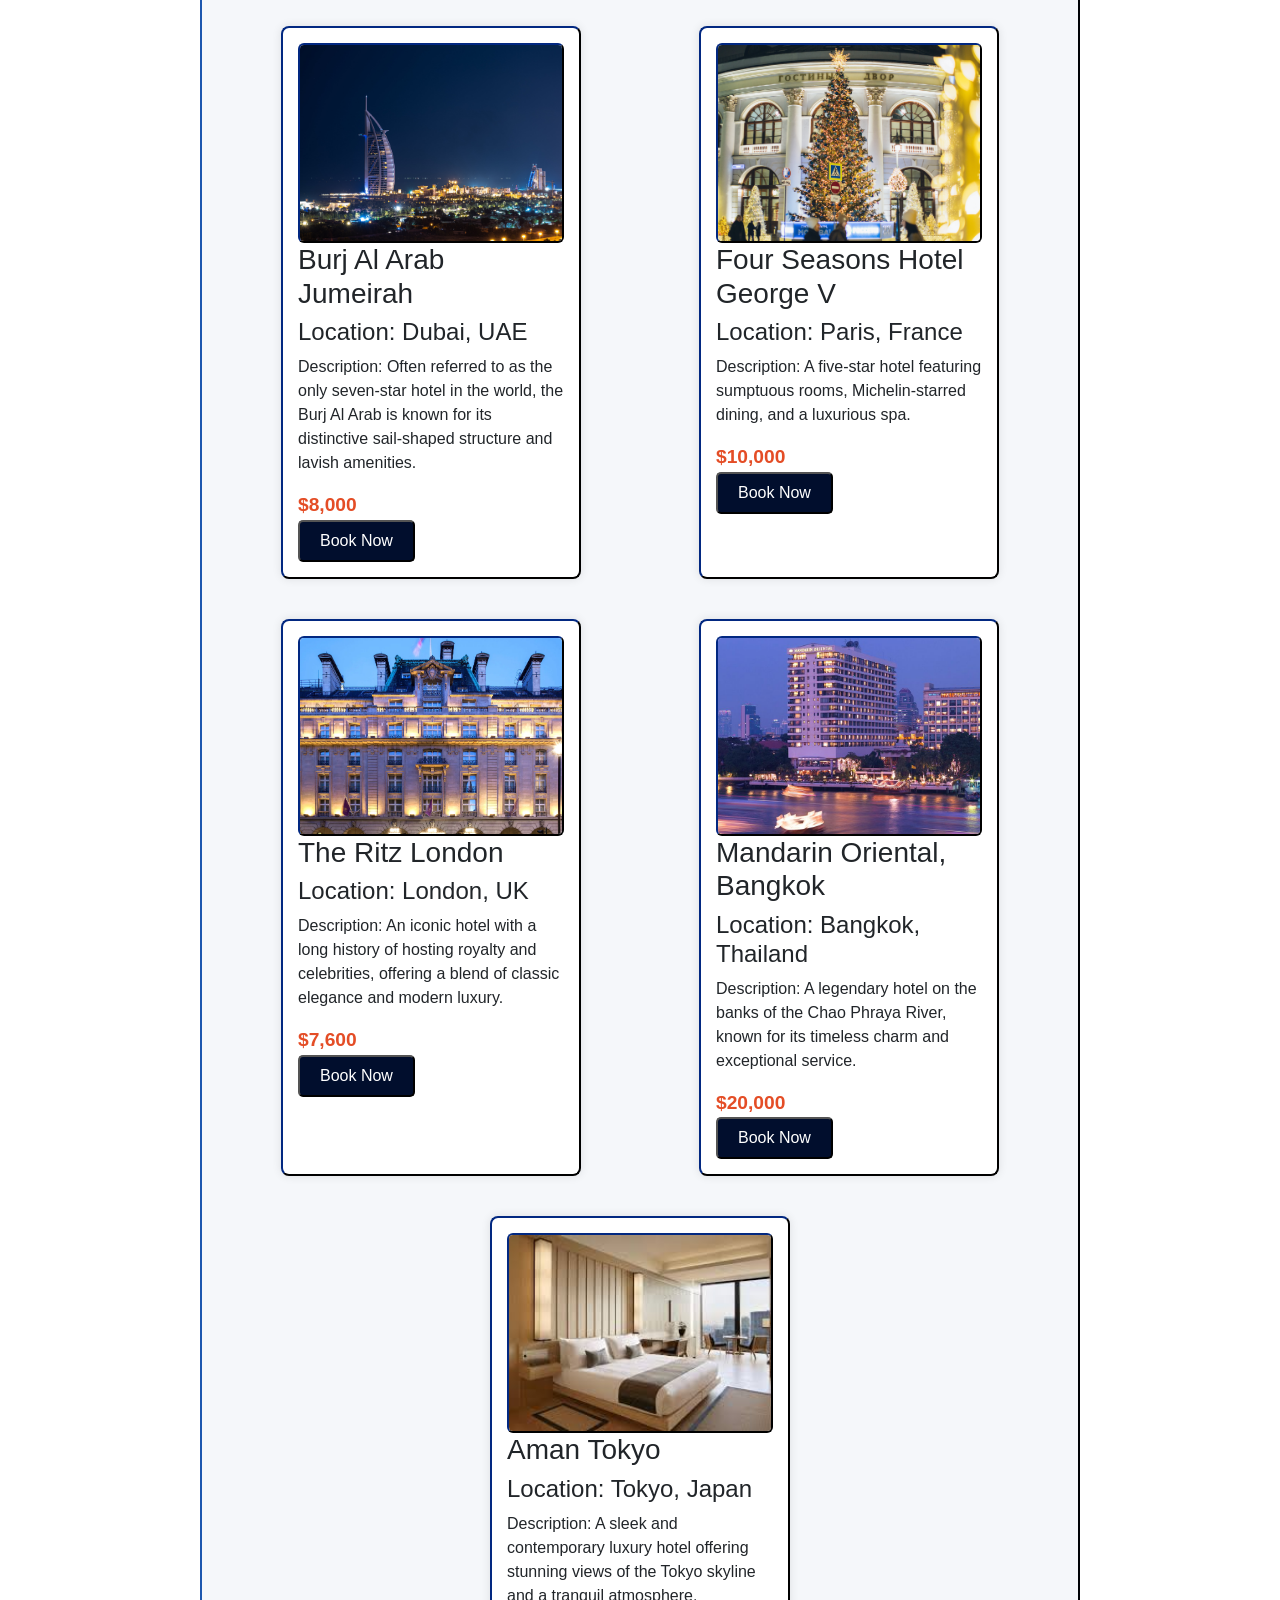
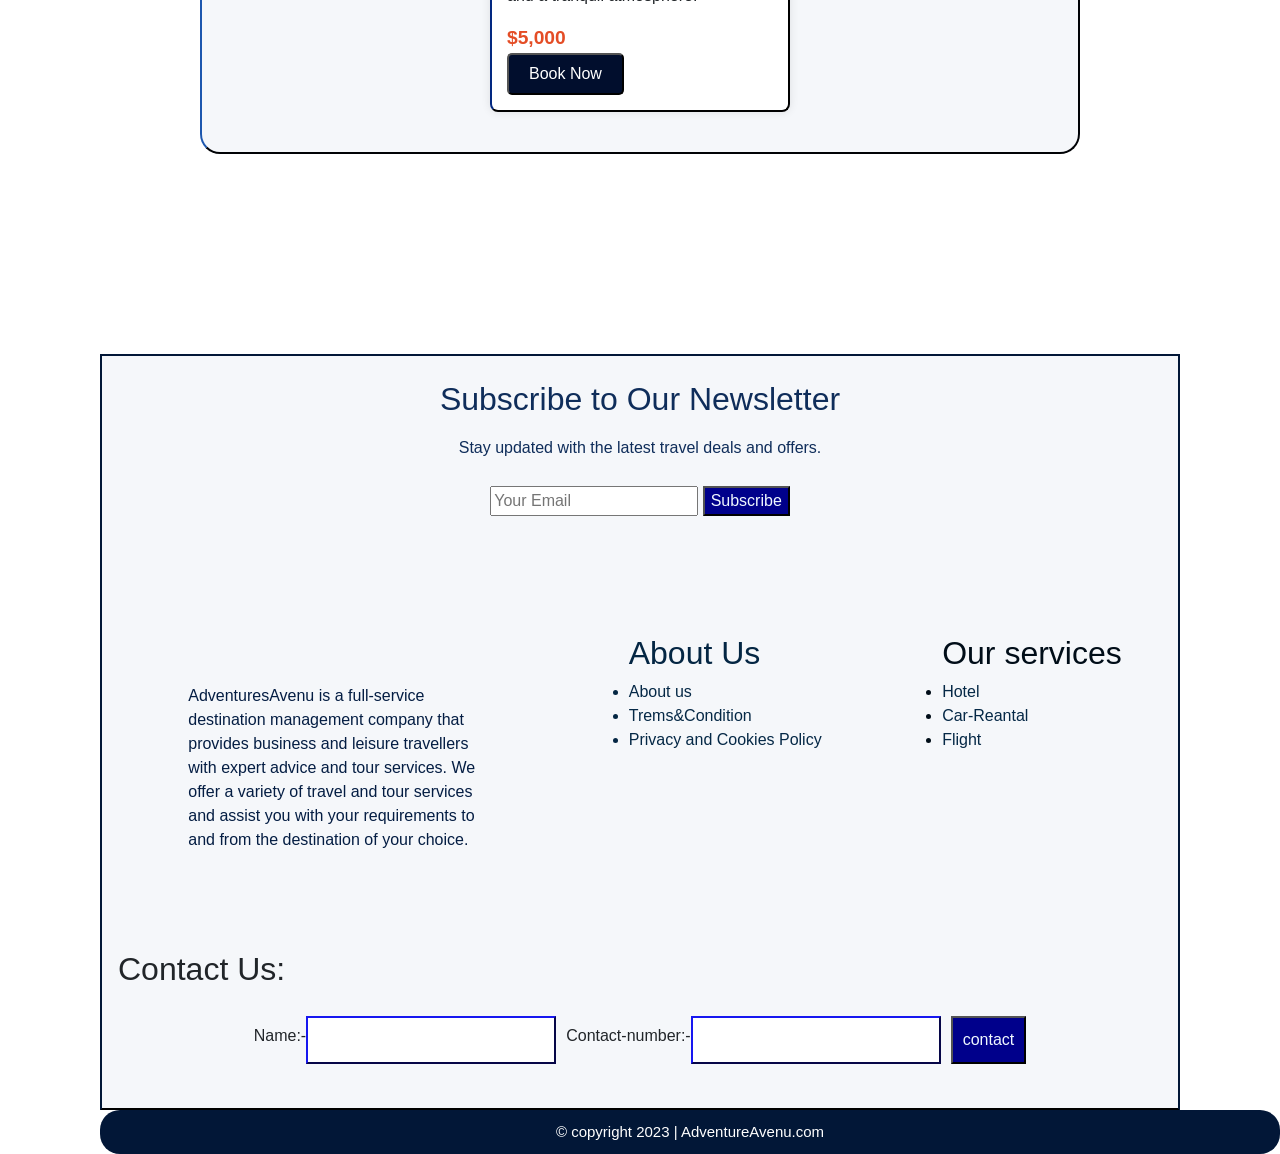
<file: Hotel.html>
<!DOCTYPE html>
<html lang="en">
<head>
    <meta charset="UTF-8">
    <meta name="viewport" content="width=device-width, initial-scale=1.0">
    <title>AdventuresAvenu</title>
    <link rel="icon" type="image/png" sizes="32x32" href="/Logo/6-61387_travel-euclidean-vector-royalty-free-clip-art-travel (1).png">
    <link rel="stylesheet" href="Hotel.css">
    <link rel="stylesheet" href="./brostrap/css/bootstrap.min.css">
</head>
<body>
    <header>
        <h1>YourTravel Website</h1>
        <nav>
            <a href="./home.html">Home</a>
            <a href="./Flight.html">Flights</a>
            <a href="./hotel.html">Hotels</a>
            <a href="./Car.html">Car Rentals</a>
            <a href="./Trip planner.html">Trip planner</a>
            <a href="#contact">Contact</a>
        </nav>
        <section class="hero">
            
                <form action=" " method="get">
                 
                    <input type="text" id="location" name="location" class="search-input" placeholder="Enter location">
                    <label for="checkIn">Check-In:</label>
                    <input type="date" id="checkIn" name="checkIn" class="search-input"placeholder="Check_in">
                    <label for="checkOut">Check-Out:</label>
                   <input type="date" id="checkOut" name="checkOut" class="search-input" placeholder="Check_out">
                   <input type="submit" class="search-button" style="font: 1em sans-serif;"   value="search">
                </form>
            </div>



       
    </header>

 
    <section class="road">

        <div class="car-section">
            <div class="car">
             
              <div class="car-content">
            
                <div class="img"><img src="Image/hotel/The Ritz-Carlton, Paris.webp" alt=""></div>
              <h3>The Ritz-Carlton, Paris</h3>
              <h4>Location: Paris, France</h4>
              <p>Description: A luxury hotel known for its elegant architecture, opulent rooms, and world-class service.</p>
                <div class="car-price">$5,050</div>
                <div><input type="submit" class=" btn-book" style="font: 1em sans-serif;"   value="Book Now"></div>
              </div>
            </div>
            <div class="car">
               
                <div class="car-content">
                 <div class="img"><img src="Image/hotel/plaza hotel las vegas.jpg" alt=""></div>
                 <h3>The Plaza Hotel</h3>
                 <h4>Location: New York City, USA</h4>
                 <p>Description: Situated at Fifth Avenue, The Plaza is a historic and iconic hotel offering luxurious accommodations.</p>
                  <div class="car-price">$2,000</div>
                  <div><input type="submit" class=" btn-book" style="font: 1em sans-serif;"   value="Book Now"></div>
                </div>
              </div>
    
              <div class="car">
                
                <div class="car-content">
                <div class="img"><img src="Image/hotel/Burj Al Arab Jumeirah.jpg" alt=""></div>
                <h3>Burj Al Arab Jumeirah</h3>
                <h4>Location: Dubai, UAE</h4>
                <p>Description: Often referred to as the only seven-star hotel in the world, the Burj Al Arab is known for its distinctive sail-shaped structure and lavish amenities.</p>
                  <div class="car-price">$8,000</div>
                  <div><input type="submit" class=" btn-book" style="font: 1em sans-serif;"   value="Book Now"></div>
                </div>
              </div>
            
              <div class="car">
                
                <div class="car-content">
               <div class="img"><img src="Image/hotel/Four Seasons Hotel George V.jpg" alt=""></div>
               <h3>Four Seasons Hotel George V</h3>
               <h4>Location: Paris, France</h4>
               <p>Description: A five-star hotel featuring sumptuous rooms, Michelin-starred dining, and a luxurious spa.</p>
                  <div class="car-price">$10,000</div>
                  <div><input type="submit" class=" btn-book" style="font: 1em sans-serif;"   value="Book Now"></div>
                </div>
              
              </div>
              <div class="car">
                
                <div class="car-content">
                 <div class="img"><img src="Image/hotel/The Ritz London.webp" alt=""></div>
                 <h3>The Ritz London</h3>
                 <h4>Location: London, UK</h4>
                 <p>Description: An iconic hotel with a long history of hosting royalty and celebrities, offering a blend of classic elegance and modern luxury.</p>
                  <div class="car-price">$7,600</div>
                  <div><input type="submit" class=" btn-book" style="font: 1em sans-serif;"   value="Book Now"></div>
                </div>
              </div>
            
            <div class="car">
               
                <div class="car-content">
                <div class="img"><img src="Image/hotel/Mandarin Oriental, Bangkok.jpg" alt=""></div>
                <h3>Mandarin Oriental, Bangkok</h3>
                <h4>Location: Bangkok, Thailand</h4>
                <p>Description: A legendary hotel on the banks of the Chao Phraya River, known for its timeless charm and exceptional service.</p>
                  <div class="car-price">$20,000</div>
                  <div><input type="submit" class=" btn-book" style="font: 1em sans-serif;"   value="Book Now"></div>
                </div>
              </div>
    
              <div class="car">
              
                <div class="car-content">
                 <div class="img"><img src="Image/hotel/Aman Tokyo.jpeg" alt=""></div>
                 <h3>Aman Tokyo</h3>
                 <h4>Location: Tokyo, Japan</h4>
                 <p>Description: A sleek and contemporary luxury hotel offering stunning views of the Tokyo skyline and a tranquil atmosphere.</p>
                  <div class="car-price">$5,000</div>
                  <div><input type="submit" class=" btn-book" style="font: 1em sans-serif;"   value="Book Now"></div>
                </div>
              </div>
            </section>

            <section class="newsletter">
              <h2>Subscribe to Our Newsletter</h2>
              <p style="padding-top: 10px;">Stay updated with the latest travel deals and offers.</p>
              <form style="padding-top: 10px; margin: auto;" class="form">
                  <input type="email" placeholder="Your Email" required>
                  <button type="submit"class="Subscribe" style="background-color: darkblue; color: aliceblue;">Subscribe</button>
              </form>
          </section>
          <Section class="about">
              <div class="friut footer-cls">
                  <div class="friut-paragraph"style="width: 350px; padding: 50px 30px; ;" >
                      AdventuresAvenu is a full-service destination management company that provides business and 
                      leisure travellers with expert advice and tour services. We offer a variety of travel and tour services and assist you with your
                       requirements to and from the destination of your choice.
                  </div>
                  <div class="iteam" style="text-decoration: none; color: rgb(4, 38, 67);list-style: none;">
                      <ul><h2>About Us</h2>
                          <li><a href="./About Us.html" style="color: rgb(5, 40, 70); text-decoration: none;list-style: none;">About us</a><br></li>
                          <li><a href="./Terms&Condition.html"style="color:  rgb(5, 40, 70);">Trems&Condition</a><b></b></li>
                          <li>  <a href="./Privacy and Cookies Policy.html"style="color:  rgb(5, 40, 70);">Privacy and Cookies Policy</a></li>  
                            
                          </ul>
      
              </div>
              <div class="e-iteam" style="text-decoration: none; color: rgb(0, 13, 24);list-style: none;">
                  <ul>
                      <h2>Our services</h2>
                      <li><a href="./Hotel.html"style="color: rgb(5, 40, 70);">Hotel</a></li>
                      <li><a href="./Car.html"style="color: rgb(5, 40, 70);">Car-Reantal</a></li>
                      <li><a href="./Flight.html"style="color: rgb(5, 40, 70);">Flight</a></li>
                      
                    
                  </ul>
              </div>
      
          </Section>
      
          <section class="contact" id="contact">
              <h2 style="text-align: left;">Contact Us:</h2>
             
                  <!-- Add your booking form here -->
                  <form  method="get"class="container"style="width: auto;">
                      <label for="name">Name:-</label>
                      <input type="text" id="name" name="name" required>
      
                      <label for="contact">Contact-number:-</label>
                      <input type="text" id="Contact-number" name="Contact-number" required>
                     <button type="submit" style="background-color: darkblue;color: aliceblue; padding: 10px;">contact</button>
                  </form>
              </div>
          </section>
    



          <footer class="footer">
                
            <a class="copyright" href="#" style="text-align: center;">&copy; copyright 2023 | AdventureAvenu.com</a>
        </footer>



<script src="https://code.jquery.com/jquery-3.2.1.slim.min.js" integrity="sha384-KJ3o2DKtIkvYIK3UENzmM7KCkRr/rE9/Qpg6aAZGJwFDMVNA/GpGFF93hXpG5KkN" crossorigin="anonymous"></script>
<script src="https://cdn.jsdelivr.net/npm/popper.js@1.12.9/dist/umd/popper.min.js" integrity="sha384-ApNbgh9B+Y1QKtv3Rn7W3mgPxhU9K/ScQsAP7hUibX39j7fakFPskvXusvfa0b4Q" crossorigin="anonymous"></script>
<script src="https://cdn.jsdelivr.net/npm/bootstrap@4.0.0/dist/js/bootstrap.min.js" integrity="sha384-JZR6Spejh4U02d8jOt6vLEHfe/JQGiRRSQQxSfFWpi1MquVdAyjUar5+76PVCmYl" crossorigin="anonymous"></script>

    
    <script src="./js/auth.js"></script>
    <script src="./js/location-search.js"></script>
</body>
</html>
</file>
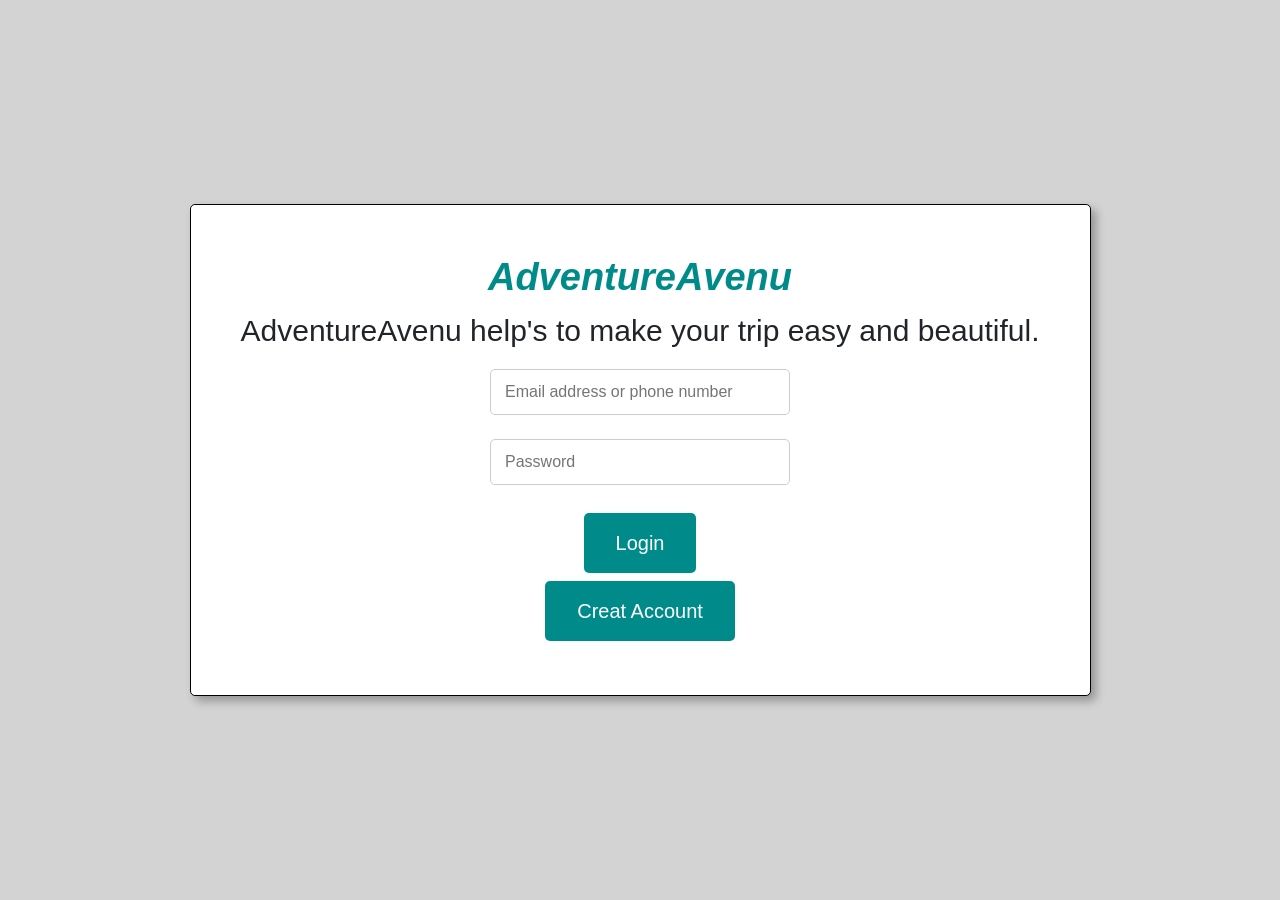
<file: login.html>
<!DOCTYPE html>
<html lang="en">
<head>
    <meta charset="UTF-8">
    <meta name="viewport" content="width=device-width, initial-scale=1.0">
    <link rel="stylesheet" href="./brostrap/css/bootstrap.min.css">
    <title>AdventureAvenu-login or sing up</title>
    
<link rel="icon" type="image/png" sizes="32x32" href="/Logo/6-61387_travel-euclidean-vector-royalty-free-clip-art-travel (1).png">

   
</head>


<style>
 body {
     background-color: lightgrey;
      font-family: Arial, sans-serif; 
      display: flex; 
      justify-content: center; 
      align-items: center; 
      height: 100vh; margin: 0; }

      .talk { text-align: center;
       padding: 50px; 
       border: 1px solid black; 
       border-radius: 5px; 
       background-color: white; 
       box-shadow: 5px 5px 10px rgba(0, 0, 0, 0.3); } 
       
       .search-button { background-color: darkcyan;
        color: white;
         font-size: 20px; 
         border: none;
          padding: 15px 32px; 
          text-align: center;
           text-decoration: none;
            display: inline-block; 
            font-family: Arial, sans-serif;
             margin: 4px 2px; cursor: pointer; border-radius: 5px; }

       .login input[type="text"],
       .login input[type="password"] {
           width: 300px;
           max-width: 100%;
           padding: 10px 14px;
           border: 1px solid #ccc;
           border-radius: 5px;
           font-size: 16px;
           box-sizing: border-box;
       }

       #loginAlert {
           display: none;
           max-width: 320px;
           margin: 0 auto 15px auto;
           padding: 10px 14px;
           border-radius: 5px;
           font-size: 14px;
           text-align: center;
       }
       .alert-error {
           background-color: #ffebee;
           color: #c62828;
           border: 1px solid #ef9a9a;
       }
       .alert-success {
           background-color: #e8f5e9;
           color: #2e7d32;
           border: 1px solid #a5d6a7;
       }
</style>

<body> 
    <div class="talk">
<h1 style="color: darkcyan ; font-size: 38px;"><b><i>AdventureAvenu</i></b></h1>
<p style="font-size: 30px;">AdventureAvenu help's to make your trip easy and beautiful.</p>
   
   <div id="loginAlert"></div>

   <div class="login">
    <form id="loginForm" onsubmit="handleLoginSubmit(event)">
        <input type="text" id="Email address or phone number " name="email" placeholder="Email address or phone number " required><br><br>
        <input type="password" id="Password" name="password" placeholder="Password" required><br><br>

        <input type="submit" id="loginSubmitBtn" class="search-button" value="Login" />
    </form>
 
    <form action="./singup.html" method="get">
        <input type="submit" class="search-button" value="Creat Account" />
    </form> 
    
   </div>
    
</div>
</body>
<script src="https://code.jquery.com/jquery-3.2.1.slim.min.js" integrity="sha384-KJ3o2DKtIkvYIK3UENzmM7KCkRr/rE9/Qpg6aAZGJwFDMVNA/GpGFF93hXpG5KkN" crossorigin="anonymous"></script>
<script src="https://cdn.jsdelivr.net/npm/popper.js@1.12.9/dist/umd/popper.min.js" integrity="sha384-ApNbgh9B+Y1QKtv3Rn7W3mgPxhU9K/ScQsAP7hUibX39j7fakFPskvXusvfa0b4Q" crossorigin="anonymous"></script>
<script src="https://cdn.jsdelivr.net/npm/bootstrap@4.0.0/dist/js/bootstrap.min.js" integrity="sha384-JZR6Spejh4U02d8jOt6vLEHfe/JQGiRRSQQxSfFWpi1MquVdAyjUar5+76PVCmYl" crossorigin="anonymous"></script>

<script>
const API_BASE = (window.location.protocol === 'file:' || (window.location.port !== '8000' && window.location.port !== ''))
    ? 'http://localhost:8000'
    : '';

async function handleLoginSubmit(event) {
    event.preventDefault();
    const alertBox = document.getElementById('loginAlert');
    const submitBtn = document.getElementById('loginSubmitBtn');
    const emailInput = document.getElementById('Email address or phone number ');
    const passwordInput = document.getElementById('Password');

    const email = (emailInput.value || '').trim();
    const password = passwordInput.value || '';

    if (!email || !password) {
        showAlert('Please enter both email and password.', 'error');
        return;
    }

    submitBtn.disabled = true;
    submitBtn.value = 'Logging in...';

    try {
        const response = await fetch(`${API_BASE}/api/login`, {
            method: 'POST',
            headers: { 'Content-Type': 'application/json' },
            credentials: 'include',
            body: JSON.stringify({ email: email, password: password })
        });

        const data = await response.json();

        if (response.ok && data.success) {
            if (data.token) {
                localStorage.setItem('adv_session_token', data.token);
            }
            showAlert('Login successful! Welcome back, ' + (data.user.name || 'Traveler') + '.', 'success');
            setTimeout(() => {
                window.location.href = './home.html';
            }, 800);
        } else {
            showAlert(data.error || 'Invalid email/phone or password. Please try again.', 'error');
            submitBtn.disabled = false;
            submitBtn.value = 'Login';
        }
    } catch (err) {
        console.error('Login request error:', err);
        showAlert('Could not connect to the backend server. Please verify the server is running.', 'error');
        submitBtn.disabled = false;
        submitBtn.value = 'Login';
    }
}

function showAlert(message, type) {
    const alertBox = document.getElementById('loginAlert');
    alertBox.textContent = message;
    alertBox.className = type === 'success' ? 'alert-success' : 'alert-error';
    alertBox.style.display = 'block';
}
</script>

</html>
</file>
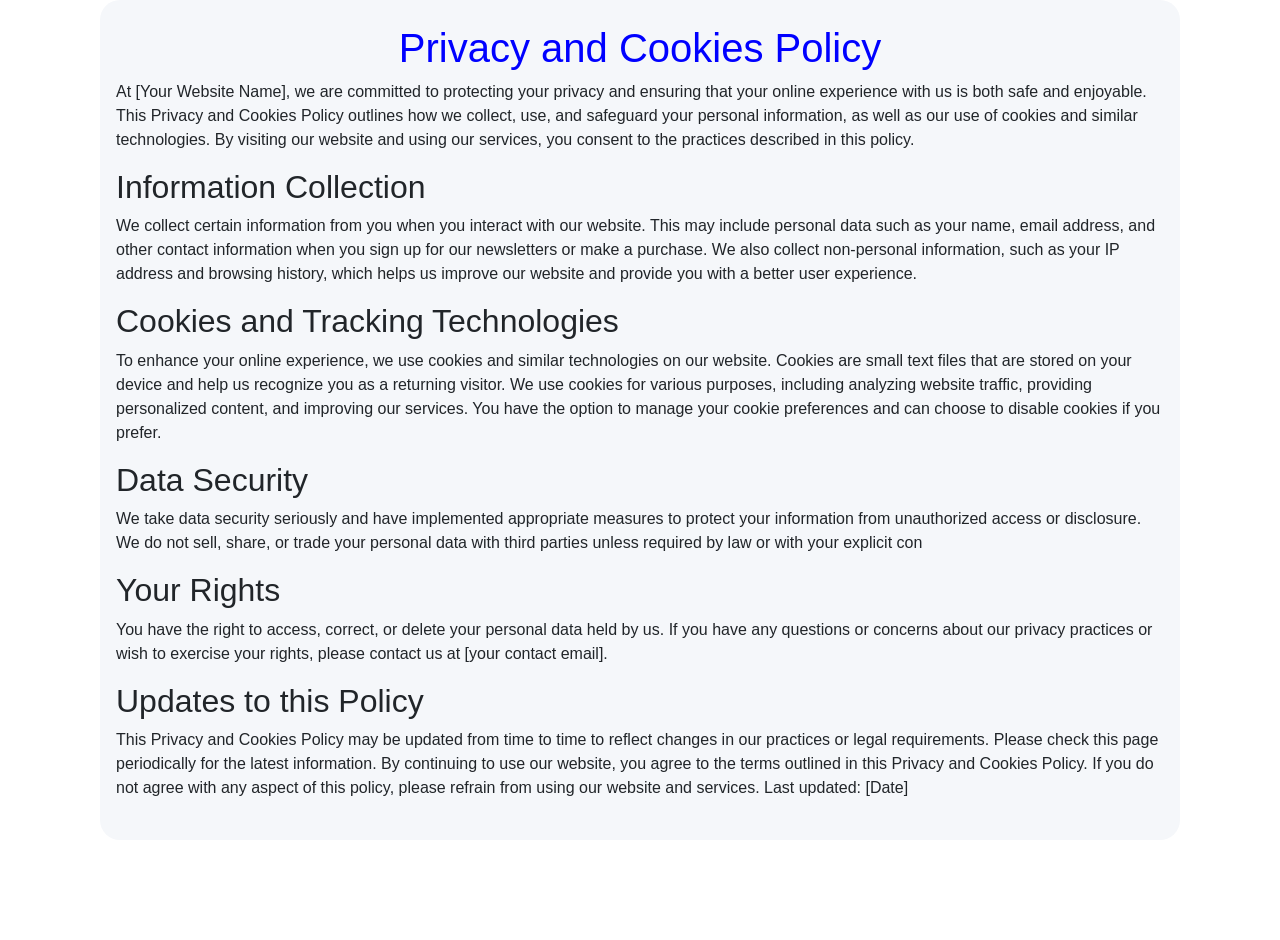
<file: Privacy and Cookies Policy.html>
<!DOCTYPE html>
<html lang="en">
<head>
    <meta charset="UTF-8">
    <meta name="viewport" content="width=device-width, initial-scale=1.0">
    <link rel="stylesheet" href="./brostrap/css/bootstrap.min.css">
    <title>Privacy and Cookies Policy| AdventureAvenu.com</title>
    
<link rel="icon" type="image/png" sizes="32x32" href="/Logo/6-61387_travel-euclidean-vector-royalty-free-clip-art-travel (1).png">

   <style>
    .privicy{
        background-color: #f5f7fa;
    border-radius: 20px;
    padding: 24px 16px;
    margin-bottom: 100px ;
    max-width: 1300px;
    margin-left: 100px;
    margin-right: 100px;
    }
   </style>
</head>
<body>
    <Section class="privicy">
        <h1 style="text-align:center ; color: blue;">Privacy and Cookies Policy</h1>
        <div>
            <p>
                At [Your Website Name], we are committed to protecting your privacy and ensuring that your online experience with us is both safe and enjoyable. This Privacy and Cookies Policy outlines how we collect, use, and safeguard your personal information, as well as our use of cookies and similar technologies.
                 By visiting our website and using our services, you consent to the practices described in this policy.
            </p>
            <h2>Information Collection</h2>
           
            <p>
                We collect certain information from you when you interact with our website. This may include personal data such as your name, email address, and other contact information when you sign up for our newsletters or make a purchase. We also collect non-personal information, such as your IP address and browsing history,
                 which helps us improve our website and provide you with a better user experience. 
            </p>
           <h2>Cookies and Tracking Technologies</h2>
           <p>To enhance your online experience, we use cookies and similar technologies on our website. Cookies are small text files that are stored on your device and help us recognize you as a returning visitor. We use cookies for various purposes, including analyzing website traffic, providing personalized content, and improving our services. 
            You have the option to manage your cookie preferences and can choose to disable cookies if you prefer.</p>
      <h2>Data Security</h2>
      <p>We take data security seriously and have implemented appropriate measures to protect your information from unauthorized access or disclosure.
         We do not sell, share, or trade your personal data with third parties unless required by law or with your explicit con</p>

      <h2>Your Rights</h2>
      <p>You have the right to access, correct, or delete your personal data held by us. If you have any questions or 
        concerns about our privacy practices or wish to exercise your rights, please contact us at [your contact email].</p>

        <h2>Updates to this Policy</h2>
        <p>This Privacy and Cookies Policy may be updated from time to time to reflect changes in our practices or legal requirements. Please check this page periodically for the latest information.

            By continuing to use our website, you agree to the terms outlined in this Privacy and Cookies Policy. If you do not agree with any aspect of this policy, please refrain from using our website and services.
            
            Last updated: [Date]</p>
        </div>
    </Section>
</body>

<script src="https://code.jquery.com/jquery-3.2.1.slim.min.js" integrity="sha384-KJ3o2DKtIkvYIK3UENzmM7KCkRr/rE9/Qpg6aAZGJwFDMVNA/GpGFF93hXpG5KkN" crossorigin="anonymous"></script>
<script src="https://cdn.jsdelivr.net/npm/popper.js@1.12.9/dist/umd/popper.min.js" integrity="sha384-ApNbgh9B+Y1QKtv3Rn7W3mgPxhU9K/ScQsAP7hUibX39j7fakFPskvXusvfa0b4Q" crossorigin="anonymous"></script>
<script src="https://cdn.jsdelivr.net/npm/bootstrap@4.0.0/dist/js/bootstrap.min.js" integrity="sha384-JZR6Spejh4U02d8jOt6vLEHfe/JQGiRRSQQxSfFWpi1MquVdAyjUar5+76PVCmYl" crossorigin="anonymous"></script>
<script src="./js/auth.js"></script>
</html>
</file>
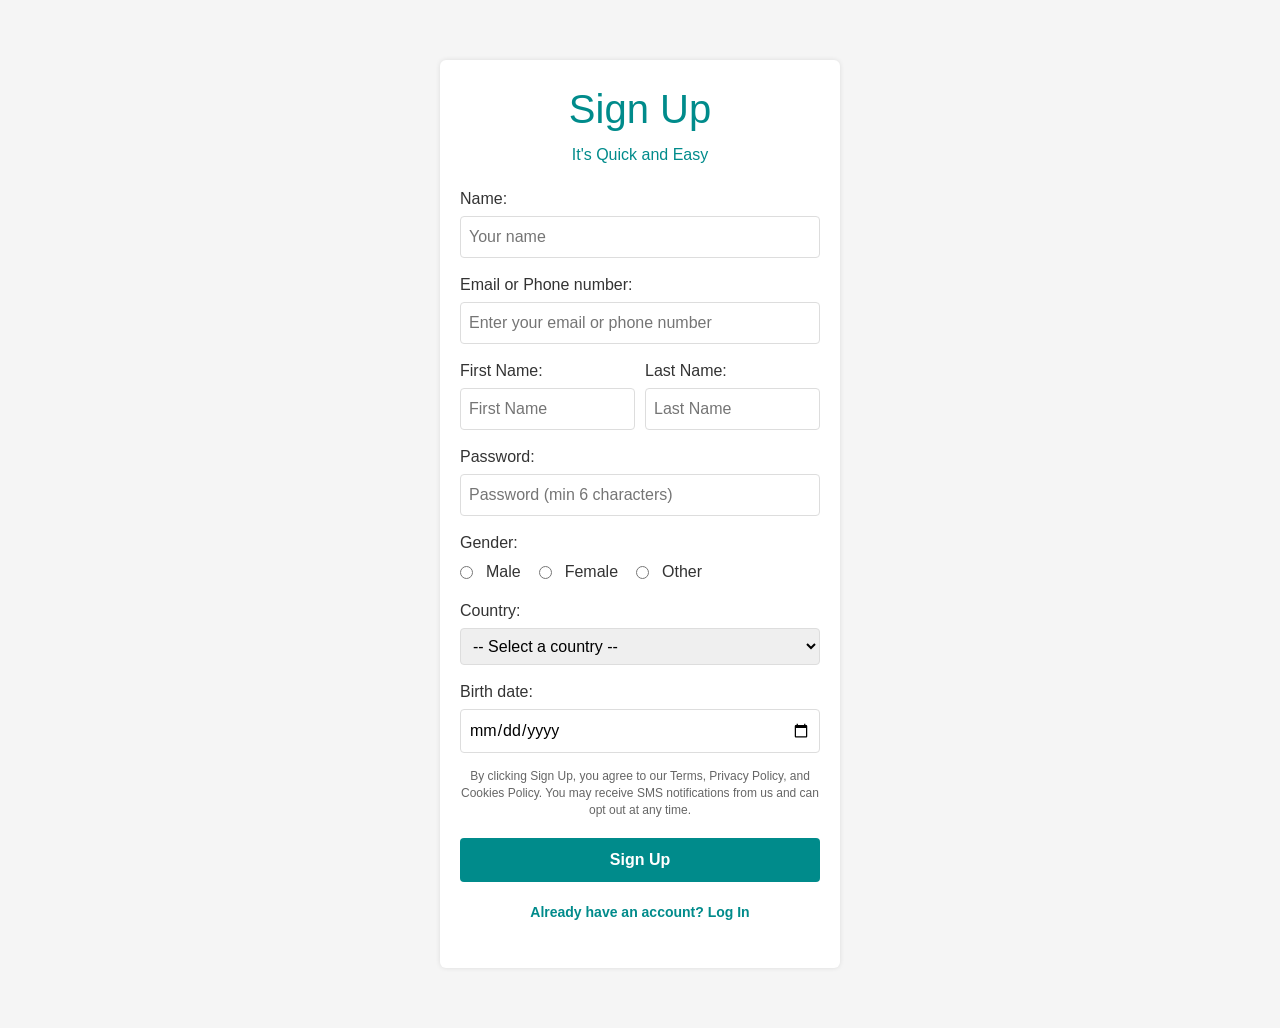
<file: singup.html>
<!DOCTYPE html>
<html lang="en">
<head>
    <meta charset="UTF-8">
    <meta name="viewport" content="width=device-width, initial-scale=1.0">
    <link rel="stylesheet" href="./brostrap/css/bootstrap.min.css">
    <title>Creat an Account | AdventureAvenu</title>
    <link rel="icon" type="image/png" sizes="32x32" href="/Logo/6-61387_travel-euclidean-vector-royalty-free-clip-art-travel (1).png">
  
</head>
<style>
   body {
    font-family: Arial, sans-serif;
    margin: 0;
    padding: 0;
    background-color: #f5f5f5;
}

.signup-form {
    width: 100%;
    max-width: 400px;
    margin: 60px auto;
    padding: 25px 20px;
    background-color: #fff;
    box-shadow: 0px 0px 5px 0px rgba(0,0,0,0.1);
    text-align: center;
    border-radius: 6px;
}

h1 {
    color: darkcyan;
    margin-bottom: 10px;
}

p {
    color: darkcyan;
    margin-bottom: 20px;
}


label {
    display: block;
    margin-bottom: 5px;
    text-align: left;
    color: #333;
}

.input-group {
    margin-bottom: 15px;
    display: block;
}

input[type="text"],
input[type="email"],
input[type="date"],
input[type="password"],
select {
    width: 100%;
    padding: 8px;
    border: 1px solid #ddd;
    border-radius: 4px;
    box-sizing: border-box;
}

input[type="radio"] {
    margin-right: 5px;
    margin-left: 10px;
}
input[type="radio"]:first-of-type {
    margin-left: 0;
}

.gender-options {
    text-align: left;
    display: flex;
    align-items: center;
    gap: 8px;
    margin-top: 5px;
}
.gender-options label {
    display: inline;
    margin-bottom: 0;
    font-weight: normal;
    cursor: pointer;
}

.submit-button {
    margin-top: 20px;
}

.search-button {
    width: 100%;
    padding: 10px;
    background-color: darkcyan;
    color: #fff;
    border: none;
    border-radius: 4px;
    cursor: pointer;
    font-size: 16px;
    font-weight: bold;
}

.search-button:hover {
    background-color: #1c71d8;
}

#signupAlert {
    display: none;
    margin-bottom: 15px;
    padding: 10px 14px;
    border-radius: 4px;
    font-size: 14px;
    text-align: center;
}
.alert-error {
    background-color: #ffebee;
    color: #c62828;
    border: 1px solid #ef9a9a;
}
.alert-success {
    background-color: #e8f5e9;
    color: #2e7d32;
    border: 1px solid #a5d6a7;
}
</style>

<body>
    <div class="signup-form">
        <h1 style="color: darkcyan;">Sign Up</h1>
        <p style="color: darkcyan;">It's Quick and Easy</p>

        <div id="signupAlert"></div>

        <form id="signupForm" onsubmit="handleSignupSubmit(event)">
            <div class="input-group">
                <label for="name">Name:</label>
                <input type="text" id="name" name="name" placeholder="Your name" required>
            </div>

            <div class="input-group">
                <label for="email">Email or Phone number:</label>
                <input type="text" id="email" name="email" placeholder="Enter your email or phone number" required>
            </div>

            <div class="input-group">
                <div class="name-group" style="display: flex; gap: 10px;">
                    <div style="flex: 1;">
                        <label for="firstname">First Name:</label>
                        <input type="text" id="firstname" name="firstname" placeholder="First Name">
                    </div>
                    <div style="flex: 1;">
                        <label for="lastname">Last Name:</label>
                        <input type="text" id="lastname" name="lastname" placeholder="Last Name">
                    </div>
                </div>
            </div>

            <div class="input-group">
                <label for="Password">Password:</label>
                <input type="password" id="Password" name="password" placeholder="Password (min 6 characters)" required minlength="6">
            </div>

            <div class="input-group">
                <p style="text-align: left; margin-bottom: 5px; color: #333;">Gender:</p>
                <div class="gender-options">
                    <input type="radio" name="gender" id="male" value="Male">
                    <label for="male">Male</label>
                    <input type="radio" name="gender" id="female" value="Female">
                    <label for="female">Female</label>
                    <input type="radio" name="gender" id="other" value="Other">
                    <label for="other">Other</label>
                </div>
            </div>

            <div class="input-group">
                <p style="text-align: left; margin-bottom: 5px; color: #333;">Country:</p>
                <select name="country" id="country">
                    <option value="">-- Select a country --</option>
                    <option value="Bangladesh">Bangladesh</option>
                    <option value="United States">United States</option>
                    <option value="United Kingdom">United Kingdom</option>
                    <option value="Canada">Canada</option>
                    <option value="France">France</option>
                    <option value="Italy">Italy</option>
                    <option value="Japan">Japan</option>
                    <option value="India">India</option>
                    <option value="Germany">Germany</option>
                    <option value="Australia">Australia</option>
                    <option value="United Arab Emirates">United Arab Emirates</option>
                    <option value="Maldives">Maldives</option>
                    <option value="Thailand">Thailand</option>
                    <option value="Singapore">Singapore</option>
                    <option value="Spain">Spain</option>
                    <option value="Switzerland">Switzerland</option>
                    <option value="Other">Other</option>
                </select>
            </div>

            <div class="input-group">
                <p style="text-align: left; margin-bottom: 5px; color: #333;">Birth date: 
                    <input type="date" name="birth_date" id="birth_date" style="margin-top: 5px;">
                </p>
            </div>

            <p style="font-size: 12px; color: #666; line-height: 1.4;">
                By clicking Sign Up, you agree to our Terms, Privacy Policy, and Cookies Policy. You may receive SMS notifications from us and can opt out at any time.
            </p>

            <div class="submit-button">
                <input type="submit" id="signupSubmitBtn" class="search-button" value="Sign Up" />
            </div>
        </form>

        <p style="margin-top: 20px; font-size: 14px;">
            <a href="./login.html" style="color: darkcyan; font-weight: bold; text-decoration: none;">Already have an account? Log In</a>
        </p>
    </div>

</body>

<script src="https://code.jquery.com/jquery-3.2.1.slim.min.js" integrity="sha384-KJ3o2DKtIkvYIK3UENzmM7KCkRr/rE9/Qpg6aAZGJwFDMVNA/GpGFF93hXpG5KkN" crossorigin="anonymous"></script>
<script src="https://cdn.jsdelivr.net/npm/popper.js@1.12.9/dist/umd/popper.min.js" integrity="sha384-ApNbgh9B+Y1QKtv3Rn7W3mgPxhU9K/ScQsAP7hUibX39j7fakFPskvXusvfa0b4Q" crossorigin="anonymous"></script>
<script src="https://cdn.jsdelivr.net/npm/bootstrap@4.0.0/dist/js/bootstrap.min.js" integrity="sha384-JZR6Spejh4U02d8jOt6vLEHfe/JQGiRRSQQxSfFWpi1MquVdAyjUar5+76PVCmYl" crossorigin="anonymous"></script>

<script>
const API_BASE = (window.location.protocol === 'file:' || (window.location.port !== '8000' && window.location.port !== ''))
    ? 'http://localhost:8000'
    : '';

async function handleSignupSubmit(event) {
    event.preventDefault();
    const alertBox = document.getElementById('signupAlert');
    const submitBtn = document.getElementById('signupSubmitBtn');

    const name = document.getElementById('name').value.trim();
    const email = document.getElementById('email').value.trim();
    const firstname = document.getElementById('firstname').value.trim();
    const lastname = document.getElementById('lastname').value.trim();
    const password = document.getElementById('Password').value;
    const country = document.getElementById('country').value;
    const birth_date = document.getElementById('birth_date').value;

    const genderRadio = document.querySelector('input[name="gender"]:checked');
    const gender = genderRadio ? genderRadio.value : '';

    if (!name || !email || !password) {
        showSignupAlert('Please fill in Name, Email/Phone, and Password.', 'error');
        return;
    }

    if (password.length < 6) {
        showSignupAlert('Password must be at least 6 characters.', 'error');
        return;
    }

    submitBtn.disabled = true;
    submitBtn.value = 'Creating Account...';

    const payload = {
        name,
        email,
        firstname,
        lastname,
        password,
        gender,
        country,
        birth_date
    };

    try {
        const response = await fetch(`${API_BASE}/api/signup`, {
            method: 'POST',
            headers: { 'Content-Type': 'application/json' },
            credentials: 'include',
            body: JSON.stringify(payload)
        });

        const data = await response.json();

        if (response.ok && data.success) {
            if (data.token) {
                localStorage.setItem('adv_session_token', data.token);
            }
            showSignupAlert('Account created successfully! Redirecting to home...', 'success');
            setTimeout(() => {
                window.location.href = './home.html';
            }, 1000);
        } else {
            showSignupAlert(data.error || 'Failed to create account. Please try again.', 'error');
            submitBtn.disabled = false;
            submitBtn.value = 'Sign Up';
        }
    } catch (err) {
        console.error('Signup error:', err);
        showSignupAlert('Could not connect to backend server. Please verify the server is running.', 'error');
        submitBtn.disabled = false;
        submitBtn.value = 'Sign Up';
    }
}

function showSignupAlert(message, type) {
    const alertBox = document.getElementById('signupAlert');
    alertBox.textContent = message;
    alertBox.className = type === 'success' ? 'alert-success' : 'alert-error';
    alertBox.style.display = 'block';
}
</script>

</html>
</file>
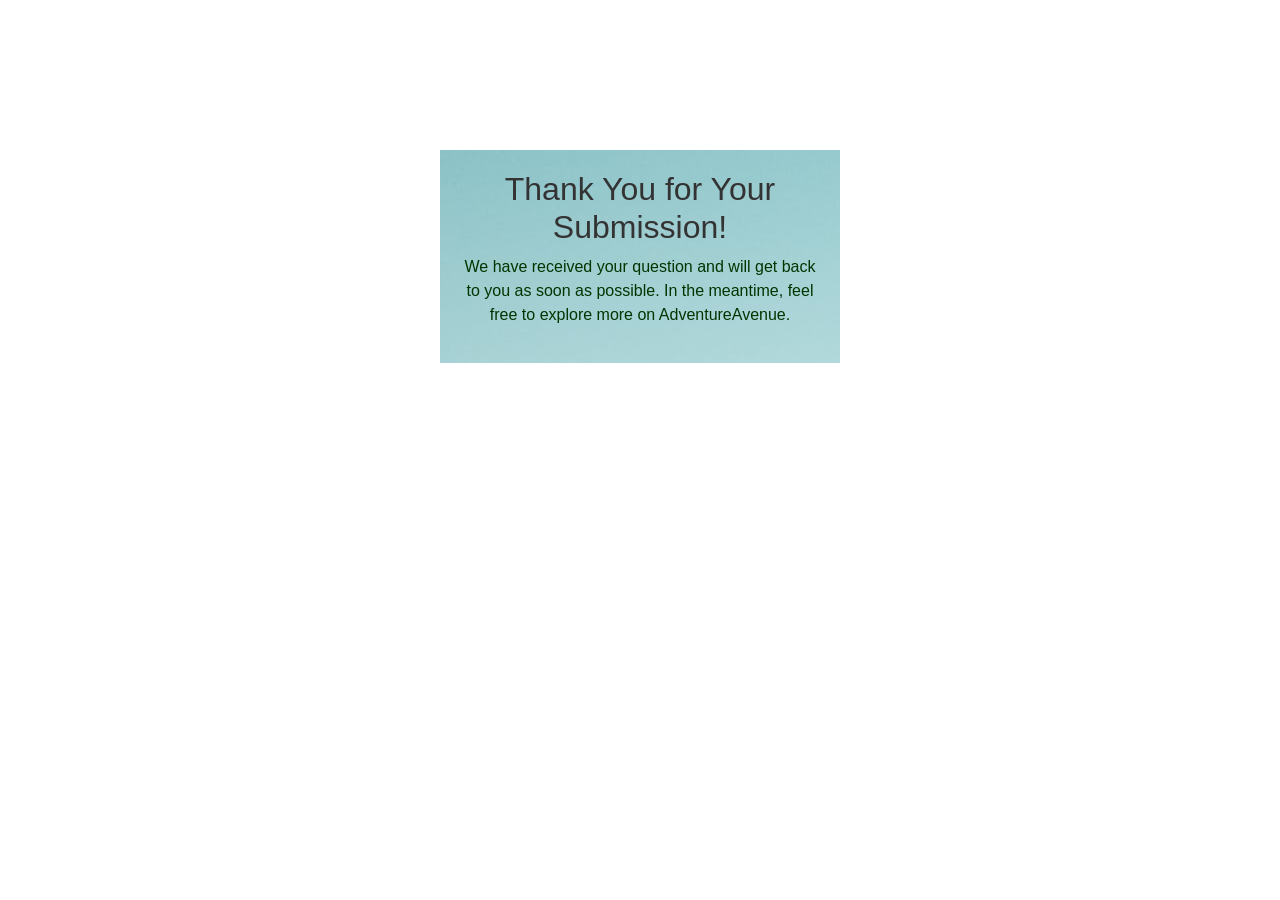
<file: submit.html>
<!DOCTYPE html>
<html>
<head>
    <title>Thank You - AdventureAvenue</title>
    <link rel="icon" type="image/png" sizes="32x32" href="/Logo/6-61387_travel-euclidean-vector-royalty-free-clip-art-travel (1).png">
    <link rel="stylesheet" href="./brostrap/css/bootstrap.min.css">
    <style>
     
        /* Add your CSS styles for the thank you page */
        .thank-you {
            padding: 150px;
    
    color:rgb(0, 53, 0);
    background-image: url(/Image/pexels-josh-hild-2422259.jpg);
    max-width: 400px;
            margin: 0 auto;
            text-align: center;
            padding: 20px;
            margin-top: 150px;
       
        }

        .thank-you h2 {
            color: #333;
        }
    </style>
</head>
<body>
   
    
    
    </style>
</head>
<body>
    
    
    <div class="thank-you">
        <h2>Thank You for Your Submission!</h2>
        <p>We have received your question and will get back to you as soon as possible. In the meantime, feel free to explore more on AdventureAvenue.</p>
    </div>
</body>
<script src="https://code.jquery.com/jquery-3.2.1.slim.min.js" integrity="sha384-KJ3o2DKtIkvYIK3UENzmM7KCkRr/rE9/Qpg6aAZGJwFDMVNA/GpGFF93hXpG5KkN" crossorigin="anonymous"></script>
<script src="https://cdn.jsdelivr.net/npm/popper.js@1.12.9/dist/umd/popper.min.js" integrity="sha384-ApNbgh9B+Y1QKtv3Rn7W3mgPxhU9K/ScQsAP7hUibX39j7fakFPskvXusvfa0b4Q" crossorigin="anonymous"></script>
<script src="https://cdn.jsdelivr.net/npm/bootstrap@4.0.0/dist/js/bootstrap.min.js" integrity="sha384-JZR6Spejh4U02d8jOt6vLEHfe/JQGiRRSQQxSfFWpi1MquVdAyjUar5+76PVCmYl" crossorigin="anonymous"></script>
</html>
</file>
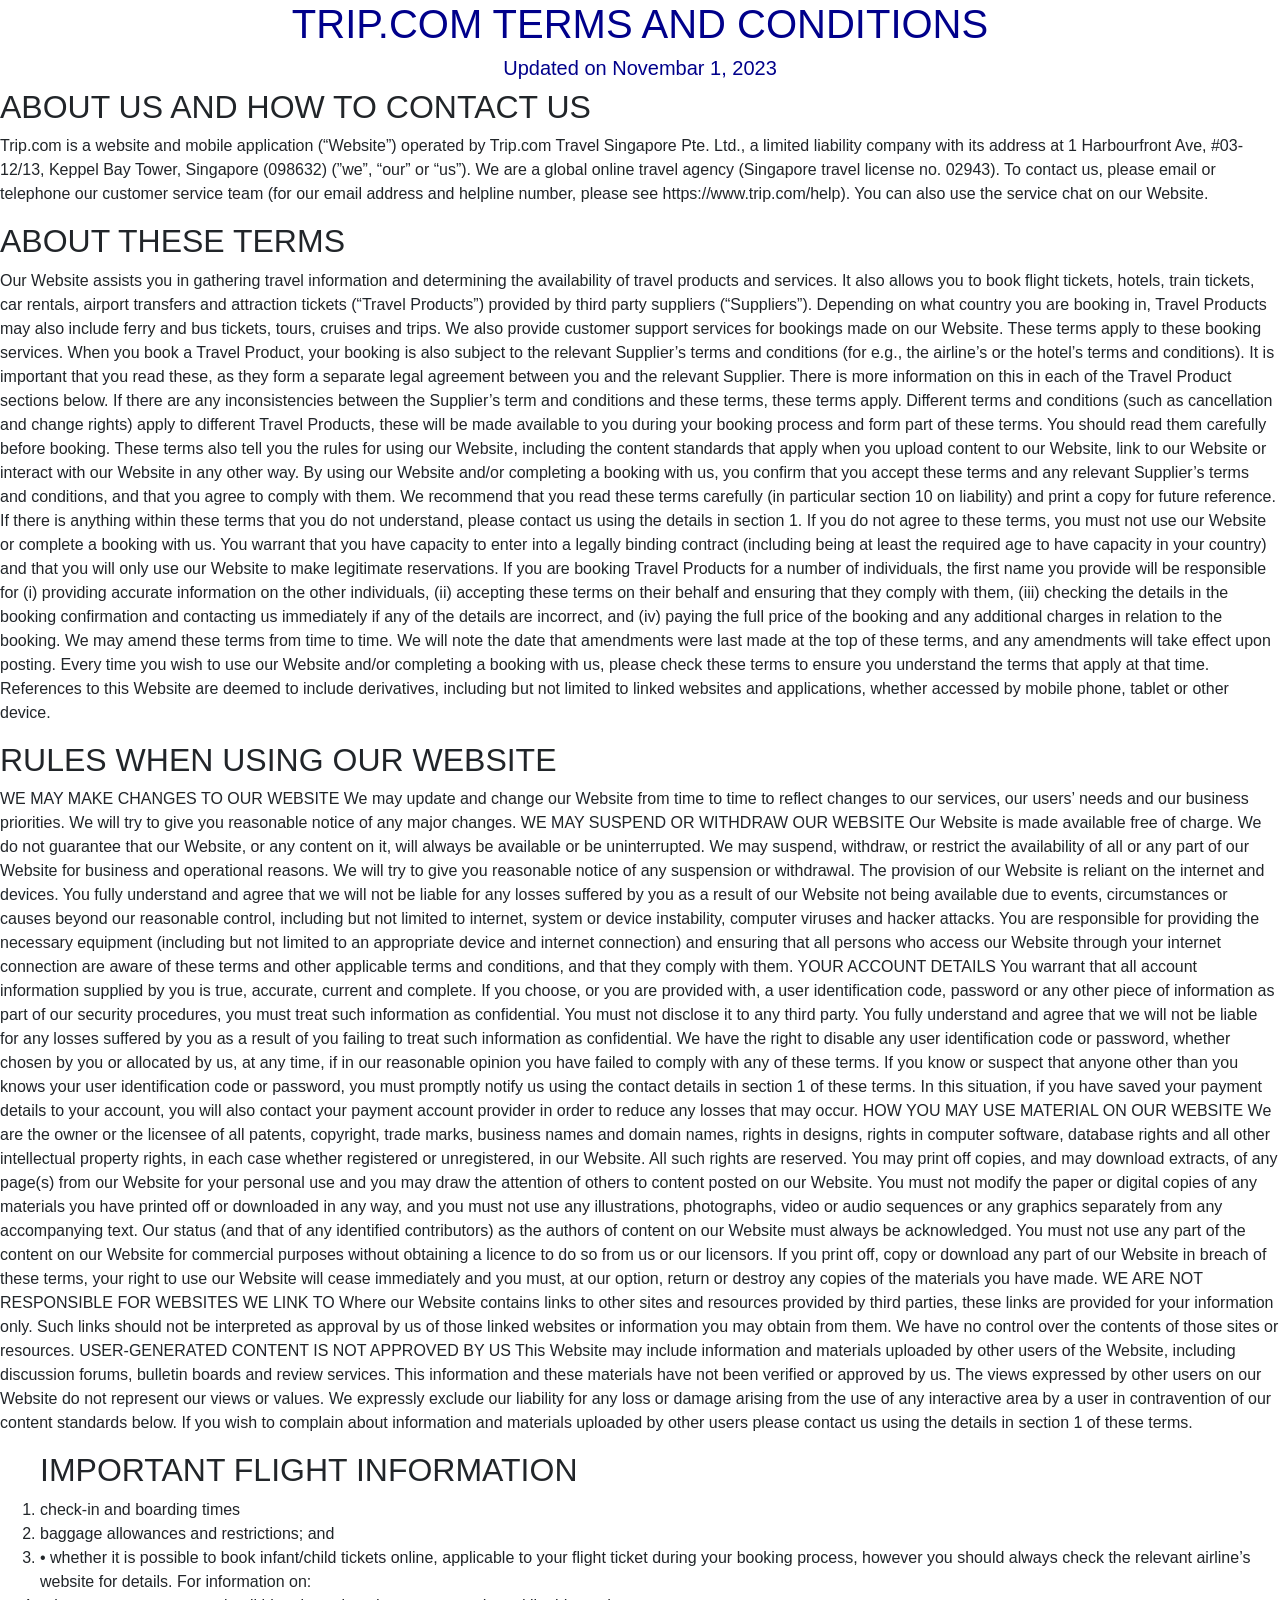
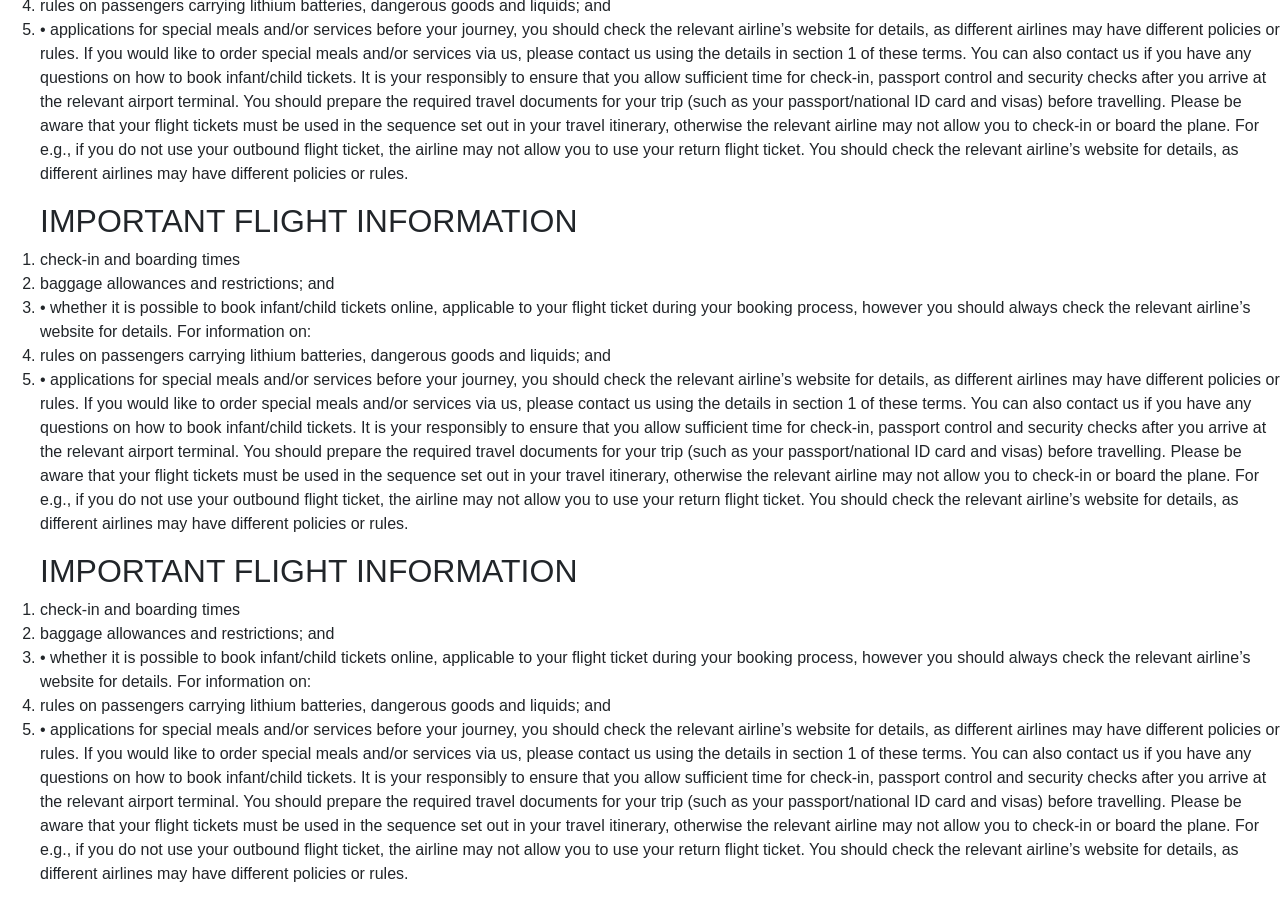
<file: Terms&Condition.html>
<!DOCTYPE html>
<html lang="en">
<head>
    <meta charset="UTF-8">
    <meta name="viewport" content="width=device-width, initial-scale=1.0">
    <link rel="stylesheet" href="./brostrap/css/bootstrap.min.css">
    <title>Terms&Condition | AdventureAvenu.com</title>
    
<link rel="icon" type="image/png" sizes="32x32" href="/Logo/6-61387_travel-euclidean-vector-royalty-free-clip-art-travel (1).png">

</head>
<body>
    <div style="color: darkblue; text-align: center;">
    <h1>TRIP.COM TERMS AND CONDITIONS</h1>
    <h5>
        Updated on Novembar 1, 2023
    </h5>
</div>
    <div>
        <h2>  ABOUT US AND HOW TO CONTACT US </h2>
        <p> 

            Trip.com is a website and mobile application (“Website”) operated by Trip.com Travel Singapore Pte. Ltd., a limited liability company with its address at 1 Harbourfront Ave, #03-12/13, Keppel Bay Tower, Singapore (098632) (”we”, “our” or “us”). We are a global online travel agency (Singapore travel license no. 02943).
            
            To contact us, please email or telephone our customer service team (for our email address and helpline number, please see https://www.trip.com/help). 
            You can also use the service chat on our Website.</p>
    </div>
    <div>
        <h2>
            ABOUT THESE TERMS
        </h2>
        <p>
            Our Website assists you in gathering travel information and determining the availability of travel products and services. It also allows you to book flight tickets, hotels, train tickets, car rentals, airport transfers and attraction tickets (“Travel Products”) provided by third party suppliers (“Suppliers”). Depending on what country you are booking in, Travel Products may also include ferry and bus tickets, tours, cruises and trips. We also provide customer support services for bookings made on our Website. These terms apply to these booking services.

When you book a Travel Product, your booking is also subject to the relevant Supplier’s terms and conditions (for e.g., the airline’s or the hotel’s terms and conditions). It is important that you read these, as they form a separate legal agreement between you and the relevant Supplier. There is more information on this in each of the Travel Product sections below. If there are any inconsistencies between the Supplier’s term and conditions and these terms, these terms apply.   

Different terms and conditions (such as cancellation and change rights) apply to different Travel Products, these will be made available to you during your booking process and form part of these terms. You should read them carefully before booking.

These terms also tell you the rules for using our Website, including the content standards that apply when you upload content to our Website, link to our Website or interact with our Website in any other way.

By using our Website and/or completing a booking with us, you confirm that you accept these terms and any relevant Supplier’s terms and conditions, and that you agree to comply with them. We recommend that you read these terms carefully (in particular section 10 on liability) and print a copy for future reference. If there is anything within these terms that you do not understand, please contact us using the details in section 1. If you do not agree to these terms, you must not use our Website or complete a booking with us.

You warrant that you have capacity to enter into a legally binding contract (including being at least the required age to have capacity in your country) and that you will only use our Website to make legitimate reservations.

If you are booking Travel Products for a number of individuals, the first name you provide will be responsible for (i) providing accurate information on the other individuals, (ii) accepting these terms on their behalf and ensuring that they comply with them, (iii) checking the details in the booking confirmation and contacting us immediately if any of the details are incorrect, and (iv) paying the full price of the booking and any additional charges in relation to the booking.

We may amend these terms from time to time. We will note the date that amendments were last made at the top of these terms, and any amendments will take effect upon posting. Every time you wish to use our Website and/or completing a booking with us, please check these terms to ensure you understand the terms that apply at that time. 

References to this Website are deemed to include derivatives, including but not limited to linked websites and applications, whether 
accessed by mobile phone, tablet or other device. 
        </p>
    </div>
    <div>
        <h2>  RULES WHEN USING OUR WEBSITE</h2>
        <p> 

           

WE MAY MAKE CHANGES TO OUR WEBSITE  

 

We may update and change our Website from time to time to reflect changes to our services, our users’ needs and our business priorities. We will try to give you reasonable notice of any major changes.

 

WE MAY SUSPEND OR WITHDRAW OUR WEBSITE  

 

Our Website is made available free of charge.

 

We do not guarantee that our Website, or any content on it, will always be available or be uninterrupted. We may suspend, withdraw, or restrict the availability of all or any part of our Website for business and operational reasons. We will try to give you reasonable notice of any suspension or withdrawal.

 

The provision of our Website is reliant on the internet and devices. You fully understand and agree that we will not be liable for any losses suffered by you as a result of our Website not being available due to events, circumstances or causes beyond our reasonable control, including but not limited to internet, system or device instability, computer viruses and hacker attacks.

 

You are responsible for providing the necessary equipment (including but not limited to an appropriate device and internet connection) and ensuring that all persons who access our Website through your internet connection are aware of these terms and other applicable terms and conditions, and that they comply with them.

 

YOUR ACCOUNT DETAILS

 

You warrant that all account information supplied by you is true, accurate, current and complete.

 

If you choose, or you are provided with, a user identification code, password or any other piece of information as part of our security procedures, you must treat such information as confidential. You must not disclose it to any third party. You fully understand and agree that we will not be liable for any losses suffered by you as a result of you failing to treat such information as confidential.

 

We have the right to disable any user identification code or password, whether chosen by you or allocated by us, at any time, if in our reasonable opinion you have failed to comply with any of these terms.

 

If you know or suspect that anyone other than you knows your user identification code or password, you must promptly notify us using the contact details in section 1 of these terms. In this situation, if you have saved your payment details to your account, you will also contact your payment account provider in order to reduce any losses that may occur.  

 

HOW YOU MAY USE MATERIAL ON OUR WEBSITE  

 

We are the owner or the licensee of all patents, copyright, trade marks, business names and domain names, rights in designs, rights in computer software, database rights and all other intellectual property rights, in each case whether registered or unregistered, in our Website. All such rights are reserved.

 

You may print off copies, and may download extracts, of any page(s) from our Website for your personal use and you may draw the attention of others to content posted on our Website.

 

You must not modify the paper or digital copies of any materials you have printed off or downloaded in any way, and you must not use any illustrations, photographs, video or audio sequences or any graphics separately from any accompanying text.

 

Our status (and that of any identified contributors) as the authors of content on our Website must always be acknowledged.

 

You must not use any part of the content on our Website for commercial purposes without obtaining a licence to do so from us or our licensors.

 

If you print off, copy or download any part of our Website in breach of these terms, your right to use our Website will cease immediately and you must, at our option, return or destroy any copies of the materials you have made.

 

WE ARE NOT RESPONSIBLE FOR WEBSITES WE LINK TO  

 

Where our Website contains links to other sites and resources provided by third parties, these links are provided for your information only. Such links should not be interpreted as approval by us of those linked websites or information you may obtain from them.

 

We have no control over the contents of those sites or resources.

 

USER-GENERATED CONTENT IS NOT APPROVED BY US  

 

This Website may include information and materials uploaded by other users of the Website, including discussion forums, bulletin boards and review services. This information and these materials have not been verified or approved by us. The views expressed by other users on our Website do not represent our views or values. We expressly exclude our liability for any loss or damage arising from the use of any interactive area by a user in contravention of our content standards below.

 

If you wish to complain about information and materials uploaded by other users please contact us using the details in section 1 of these terms.
</p>
<div>
    <ol><h2>IMPORTANT FLIGHT INFORMATION</h2>
    <li>   check-in and boarding times</li>
    <li>baggage allowances and restrictions; and</li>
    <li>•       whether it is possible to book infant/child tickets online,

        applicable to your flight ticket during your booking process, however you should always check the relevant airline’s website for details.
        
        For information on:</li>
    <li>rules on passengers carrying lithium batteries, dangerous goods and liquids; and</li>
    <li>•       applications for special meals and/or services before your journey,

        you should check the relevant airline’s website for details, as different airlines may have different policies or rules.
        
        If you would like to order special meals and/or services via us, please contact us using the details in section 1 of these terms. You can also contact us if you have any questions on how to book infant/child tickets.
        
        It is your responsibly to ensure that you allow sufficient time for check-in, passport control and security checks after you arrive at the relevant airport terminal. You should prepare the required travel documents for your trip (such as your passport/national ID card and visas) before travelling.
        
        Please be aware that your flight tickets must be used in the sequence set out in your travel itinerary, otherwise the relevant airline may not allow you to check-in or board the plane. For e.g., if you do not use your outbound flight ticket, the airline may not allow you to use your return flight ticket. You should check the relevant airline’s website for details, 
        as different airlines may have different policies or rules.  </li>
    
    
    
    </ol>
</div>
<div>
    <ol><h2>IMPORTANT FLIGHT INFORMATION</h2>
    <li>   check-in and boarding times</li>
    <li>baggage allowances and restrictions; and</li>
    <li>•       whether it is possible to book infant/child tickets online,

        applicable to your flight ticket during your booking process, however you should always check the relevant airline’s website for details.
        
        For information on:</li>
    <li>rules on passengers carrying lithium batteries, dangerous goods and liquids; and</li>
    <li>•       applications for special meals and/or services before your journey,

        you should check the relevant airline’s website for details, as different airlines may have different policies or rules.
        
        If you would like to order special meals and/or services via us, please contact us using the details in section 1 of these terms. You can also contact us if you have any questions on how to book infant/child tickets.
        
        It is your responsibly to ensure that you allow sufficient time for check-in, passport control and security checks after you arrive at the relevant airport terminal. You should prepare the required travel documents for your trip (such as your passport/national ID card and visas) before travelling.
        
        Please be aware that your flight tickets must be used in the sequence set out in your travel itinerary, otherwise the relevant airline may not allow you to check-in or board the plane. For e.g., if you do not use your outbound flight ticket, the airline may not allow you to use your return flight ticket. You should check the relevant airline’s website for details, 
        as different airlines may have different policies or rules.  </li>
    
    
    
    </ol>
</div>
<div>
    <ol><h2>IMPORTANT FLIGHT INFORMATION</h2>
    <li>   check-in and boarding times</li>
    <li>baggage allowances and restrictions; and</li>
    <li>•       whether it is possible to book infant/child tickets online,

        applicable to your flight ticket during your booking process, however you should always check the relevant airline’s website for details.
        
        For information on:</li>
    <li>rules on passengers carrying lithium batteries, dangerous goods and liquids; and</li>
    <li>•       applications for special meals and/or services before your journey,

        you should check the relevant airline’s website for details, as different airlines may have different policies or rules.
        
        If you would like to order special meals and/or services via us, please contact us using the details in section 1 of these terms. You can also contact us if you have any questions on how to book infant/child tickets.
        
        It is your responsibly to ensure that you allow sufficient time for check-in, passport control and security checks after you arrive at the relevant airport terminal. You should prepare the required travel documents for your trip (such as your passport/national ID card and visas) before travelling.
        
        Please be aware that your flight tickets must be used in the sequence set out in your travel itinerary, otherwise the relevant airline may not allow you to check-in or board the plane. For e.g., if you do not use your outbound flight ticket, the airline may not allow you to use your return flight ticket. You should check the relevant airline’s website for details, 
        as different airlines may have different policies or rules.  </li>
    
    
    
    </ol>
</div>
    </div>
</body>

<script src="https://code.jquery.com/jquery-3.2.1.slim.min.js" integrity="sha384-KJ3o2DKtIkvYIK3UENzmM7KCkRr/rE9/Qpg6aAZGJwFDMVNA/GpGFF93hXpG5KkN" crossorigin="anonymous"></script>
<script src="https://cdn.jsdelivr.net/npm/popper.js@1.12.9/dist/umd/popper.min.js" integrity="sha384-ApNbgh9B+Y1QKtv3Rn7W3mgPxhU9K/ScQsAP7hUibX39j7fakFPskvXusvfa0b4Q" crossorigin="anonymous"></script>
<script src="https://cdn.jsdelivr.net/npm/bootstrap@4.0.0/dist/js/bootstrap.min.js" integrity="sha384-JZR6Spejh4U02d8jOt6vLEHfe/JQGiRRSQQxSfFWpi1MquVdAyjUar5+76PVCmYl" crossorigin="anonymous"></script>
<script src="./js/auth.js"></script>
</html>
</file>
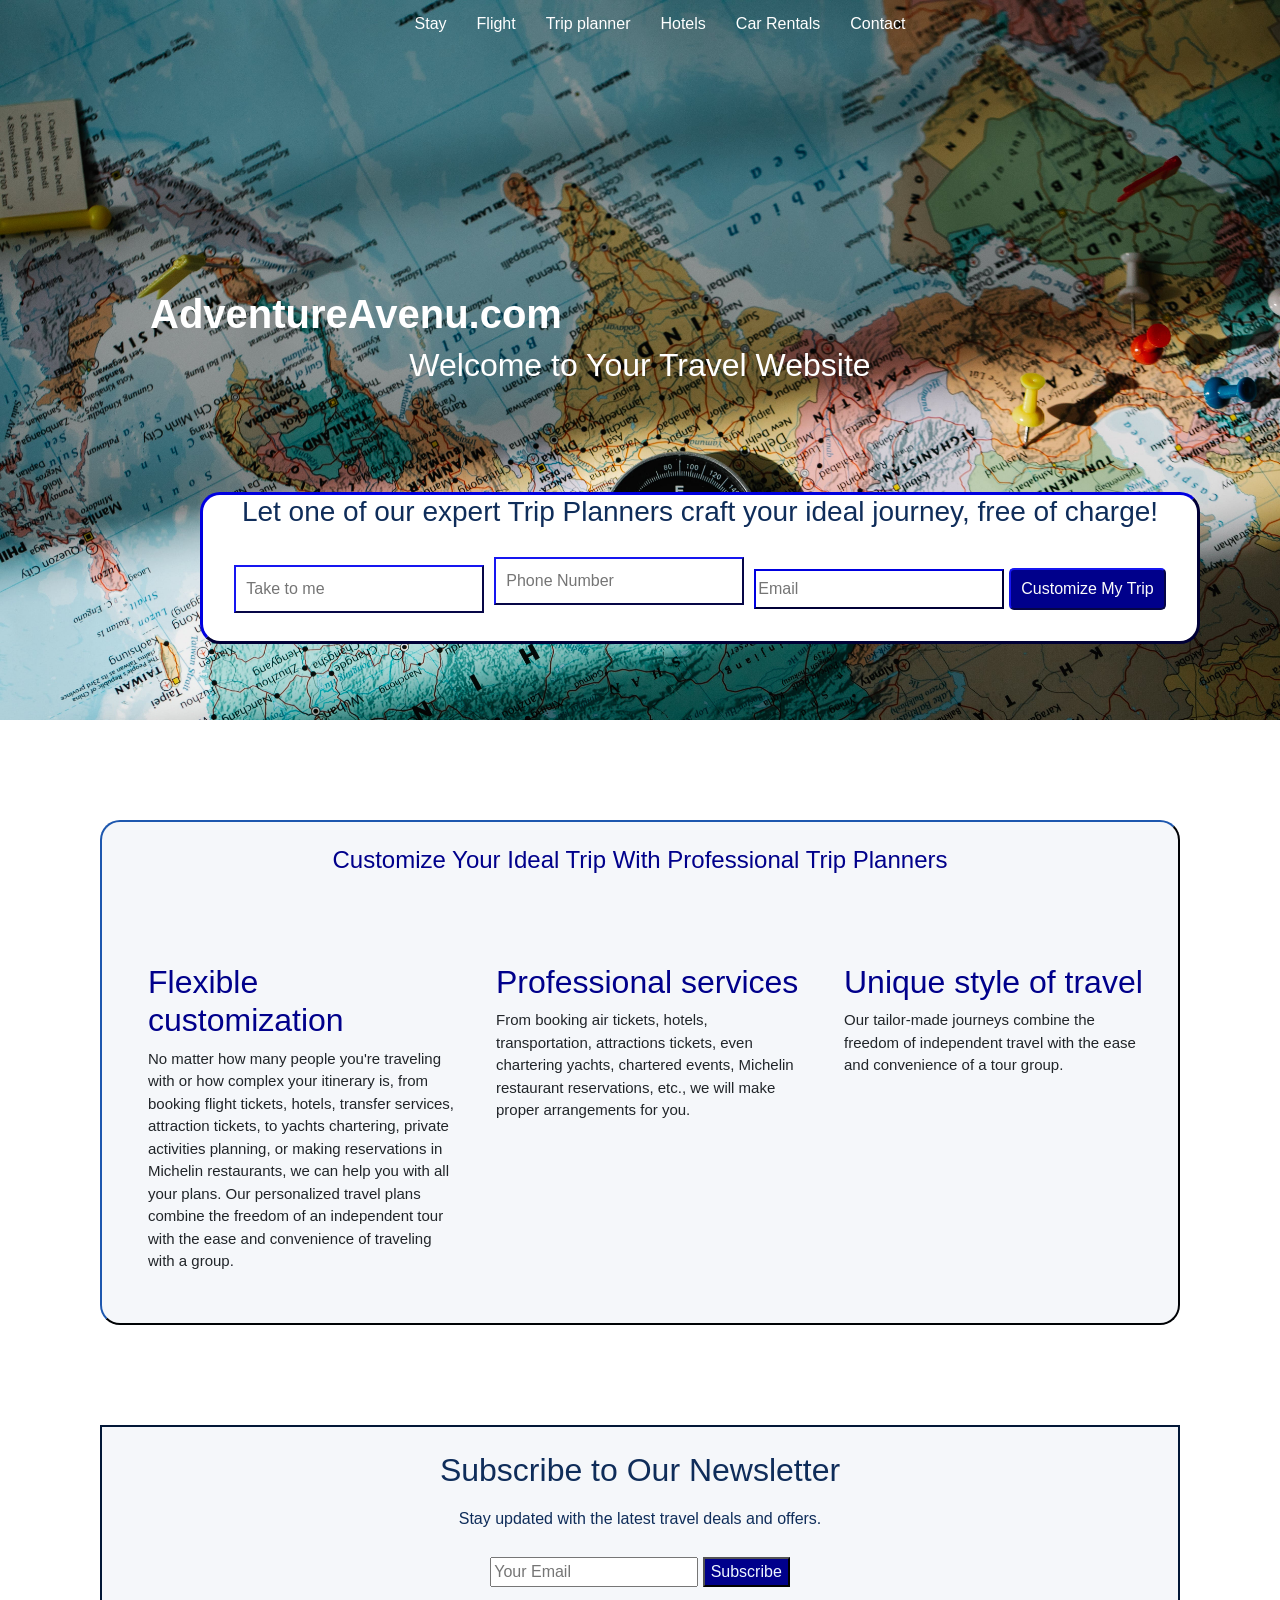
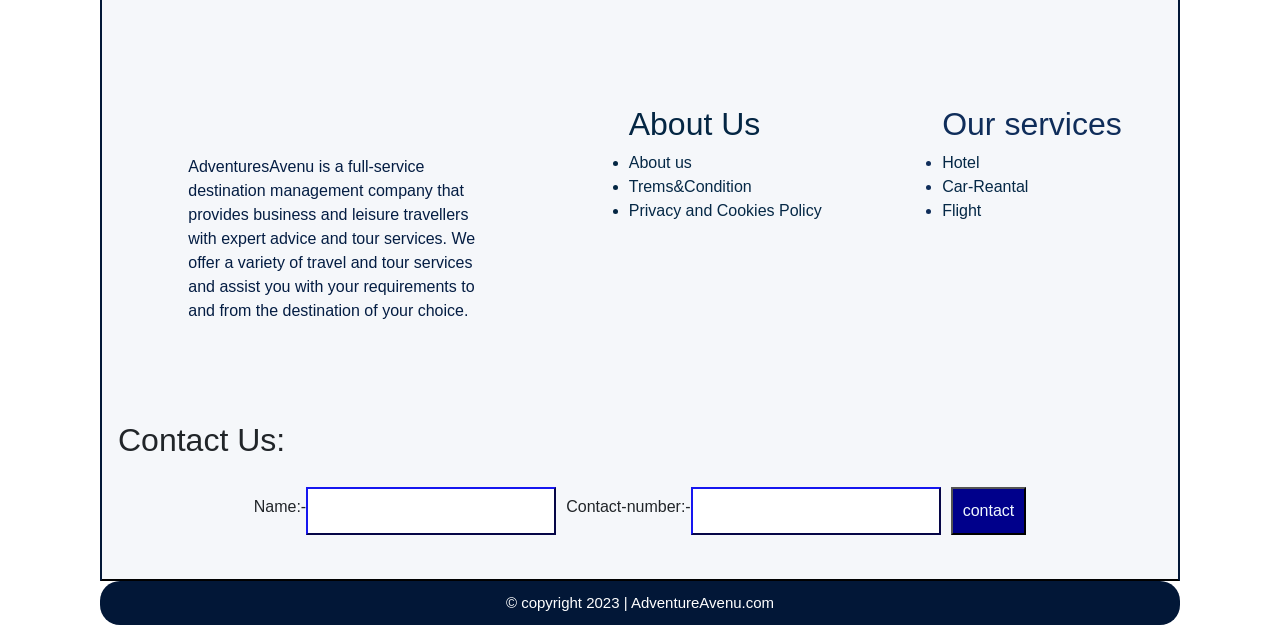
<file: Trip planner.html>
<!DOCTYPE html>
<html lang="en">
<head>
    <meta charset="UTF-8">
    <meta name="viewport" content="width=device-width, initial-scale=1.0">
    <title>AdventureAvenu.com</title>
    <link rel="icon" type="image/png" sizes="32x32" href="/Logo/6-61387_travel-euclidean-vector-royalty-free-clip-art-travel (1).png">
    <link rel="stylesheet" href="trip planner.css">
    <link rel="stylesheet" href="./brostrap/css/bootstrap.min.css">
</head>
<body>
    <header>
     
        <nav>
            <ul>
               
                <li><a href="./home.html">Stay</a></li>
                <li><a href="./Flight.html">Flight</a></li>
                <li><a href="./Trip planner.html">Trip planner</a></li> 
               <li> <a href="./hotel.html">Hotels</a></li> 
               <li><a href="./Car.html">Car Rentals</a></li> 
                <li><a href="#contact">Contact</a></li>
            </ul>
        </nav>
        <div class="head">
            <h1 style="text-align: left; margin-left: 150px;"><strong>AdventureAvenu.com</strong></h1>
            <h2>Welcome to Your Travel Website</h>
            
        </div>
        <section class="hero">
           <h3> Let one of our expert Trip Planners craft your ideal journey, free of charge!</h3>
            <form action="https://www.google.com/search" method="get">
                <div class="container">
                    <input type="text" id="name" placeholder="Take to me">
                    <p> <input type="text" name="Date's"  placeholder="Phone Number"></p>
                    <input type="email" name="email"style="height: 40px;width: 250px; border: 2px outset darkblue; margin-right: 5px;"  placeholder="Email">
                    <input type="submit" class="search-button" style="font: 1em sans-serif;"   value="Customize My Trip">
                </div>
            </form>
       
        </section>
    </header>


    <section class="planner">

        <div class="max"><h4>Customize Your Ideal Trip With Professional Trip Planners</h4></div>
     <div class="content">
         <div class="paragraph">
             <h2 style="color: darkblue;">Flexible customization</h2>
             <p>No matter how many people you're traveling with or how complex your itinerary is, from booking flight tickets, hotels, transfer services, attraction tickets, to yachts chartering, private activities planning, or making reservations in Michelin restaurants, we can help you with all your 
                 plans. Our personalized travel plans combine the freedom of an independent tour with the ease and convenience of traveling with a group.</p>
         </div>
         <div class="paragraph">
             <h2 style="color: darkblue;">Professional services</h2>
             <p>From booking air tickets, hotels, transportation, attractions tickets, even chartering yachts, chartered events, Michelin restaurant reservations, etc.,
                  we will make proper arrangements for you.</p>
         </div>
         <div class="paragraph">
             <h2 style="color: darkblue;">Unique style of travel</h2>
             <p>Our tailor-made journeys combine the freedom of independent travel with the ease and convenience of a tour group.</p>
         </div>
     </div>
     </section>



    <section class="newsletter">
        <h2>Subscribe to Our Newsletter</h2>
        <p style="padding-top: 10px;">Stay updated with the latest travel deals and offers.</p>
        <form style="padding-top: 10px;" class="form">
            <form>
                <input type="email" placeholder="Your Email" required>
                <button type="submit"class="Subscribe" style="background-color: darkblue; color: aliceblue;">Subscribe</button>
            </form>
        </form>
    </section>
    <Section class="about">
        <div class="friut footer-cls">
            <div class="friut-paragraph"style="width: 350px; padding: 50px 30px; ;" >
                AdventuresAvenu is a full-service destination management company that provides business and 
                leisure travellers with expert advice and tour services. We offer a variety of travel and tour services and assist you with your
                 requirements to and from the destination of your choice.
            </div>
            <div class="iteam" style="text-decoration: none; color: rgb(4, 38, 67);;">
                <ul><h2>About Us</h2>
                    <li><a href="./About Us.html" style="color: rgb(5, 40, 70);">About us</a><br></li>
                    <li><a href="./Terms&Condition.html"style="color:  rgb(5, 40, 70);">Trems&Condition</a><b></b></li>
                    <li>  <a href="./Privacy and Cookies Policy.html"style="color:  rgb(5, 40, 70);">Privacy and Cookies Policy</a></li>  
                      
                </ul>

        </div>
        <div class="e-iteam">
            <ul><h2>Our services</h2>
            
            <li><a href="./hotel.html"style="color: rgb(5, 40, 70);">Hotel</a></li>
            <li><a href="./Car.html"style="color: rgb(5, 40, 70);">Car-Reantal</a></li>
             <li><a href="./Flight.html"style="color: rgb(5, 40, 70);">Flight</a></li>
                      
            
            </ul>
        </div>

    </Section>
    <section class="contact" id="contact">
        <h2 style="text-align: left;">Contact Us:</h2>
       
            <!-- Add your booking form here -->
            <form  method="get"class="container"style="width: auto;">
                <label for="name">Name:-</label>
                <input type="text" id="name" name="name" required>

                <label for="contact">Contact-number:-</label>
                <input type="text" id="Contact-number" name="Contact-number" required>
               <button type="submit" style="background-color: darkblue;color: aliceblue; padding: 10px;">contact</button>
            </form>
        </div>
    </section>
    <footer class="footer">
        
        <a class="copyright" href="#" style="text-align: center;">&copy; copyright 2023 | AdventureAvenu.com</a>
    </footer>

    <script src="https://code.jquery.com/jquery-3.2.1.slim.min.js" integrity="sha384-KJ3o2DKtIkvYIK3UENzmM7KCkRr/rE9/Qpg6aAZGJwFDMVNA/GpGFF93hXpG5KkN" crossorigin="anonymous"></script>
<script src="https://cdn.jsdelivr.net/npm/popper.js@1.12.9/dist/umd/popper.min.js" integrity="sha384-ApNbgh9B+Y1QKtv3Rn7W3mgPxhU9K/ScQsAP7hUibX39j7fakFPskvXusvfa0b4Q" crossorigin="anonymous"></script>
<script src="https://cdn.jsdelivr.net/npm/bootstrap@4.0.0/dist/js/bootstrap.min.js" integrity="sha384-JZR6Spejh4U02d8jOt6vLEHfe/JQGiRRSQQxSfFWpi1MquVdAyjUar5+76PVCmYl" crossorigin="anonymous"></script>

    <script src="./js/auth.js"></script>
    <script src="./js/location-search.js"></script>
</body>
</html>
</file>
<file: About us.css>
*{ margin: 0;
    padding: 0;
    box-sizing: border-box;
    list-style: none;
}
header{
    padding: 150px;
    text-align: center;
    color:rgb(0, 53, 0);
    background-image: url(./Image/i-land.jpg);
    height:80vh;
    min-height: 100px;
    background-size: 100%;
}

.header-content h2{
   font-size: 70px;
}
.header-content p {
    font-size: 30px;
  
}
.mynav{
    
    overflow: hidden;
    background-color: #023734;
   
 width: 1700px;
    max-width: 1535px;
    text-align: center;
   
 
 }
 .mynav a{
     color: aliceblue;
     font-size: 20px;
   font-family:Cambria, Cochin, Georgia, Times, 'Times New Roman', serif;
   text-decoration: none;
   padding-left: 5px;
   height: 20vh;
 
 }
 .navleft{
     text-align: left;
     padding-right: 50px;
     
     
 }
 .mynav  .navleft a:hover{
    -webkit-text-stroke: 2px white;
      color: transparent;
    transition: all 0.5s ease;}
.navright{
    margin-right: 20px;
    text-align: right;
    padding-top: 0px;
    padding-right: 30px;
    padding-bottom: 3opx;
}
.mynav  .navright a:hover{
    -webkit-text-stroke: 2px white;
      color: transparent;
    transition: all 0.5s ease;}

section{
    text-align: center;
    margin-left: 100px;
    margin-right: 100px
}
.About{
    


    background-color: #f5f7fa;
    border-radius: 20px;
    padding: 24px 16px;
    margin-bottom: 100px ;
    max-width: 1500px;
    
}
.mini{
    text-align: left;
}
.paragraph{
    text-align: left;
    color: darkcyan;
}
.footer{
    background-color: #021737;
    border-radius: 20px;
    padding: 10px 10px;
    margin: 100px ;
    max-width: 1500px;
    text-align: center;
   
  }
  .copyright{
    color: #fff;
    text-align: center;
    font-size: 15px;
    
  }
</file>
<file: car.css>
*{
    list-style-type: none;
}
body {
    font-family: Arial, sans-serif;
    margin: 0;
    padding: 0;
}

header {
   
    text-align: center;
    color: #fff;
    padding: 10px 0;

    text-align: center;
   
    background-image: url(./Image/car.jpg);
    height:80vh;
  
    background-size: cover;
}

nav {
   
    padding: 10px;
    text-align: center;
}

nav a {
    color: white;
    text-decoration: none;
    padding: 10px;
    margin: 0 10px;
    font-weight: bold;
}
nav a {
    text-decoration: none;
    color: #fff;
}
nav a:hover {
    -webkit-text-stroke: 2px white;
      color: transparent;
    transition: all 0.5s ease;}


.car-rentals-section {
 
    
    text-align: center;
    margin-top: 170px;
}

h2 {color: #fff;
}
.car-rentals-section p{
  color: #fff;
 
}
.hero {
    text-align: center;
justify-content: center;
   background-color:white ;
   border: 3px outset darkblue;
   border-radius: 20px;
    margin-left: 300px ;
    margin-right: 200px;
 margin-top: 200px;
    max-width: 1000px;
    color: #0f2d5a;
    width: 1100px;
  
}

.container {
    display: flex;
    justify-content:center;
    align-items: center;
    padding: 20px;
    width: 550px;
    margin-left: 180px;
}
.hero >form {
   
    display: flex;
    justify-content: space-between;
    align-items: center;
}
input[type="text"], input[type="date"], input[type="time"] {
    padding: 10px;
    margin-right: 10px;
    border: 2px outset rgb(15, 15, 155) ;/* Add your desired border color */
    box-shadow: #184fa0;
    width: 250px;
}
.search-button {
    padding: 10px;
    background-color: darkblue; /* Add your desired button color */
    color:rgb(251, 251, 251);
    border: 2px outset rgb(15, 15, 155);
    border-radius: 5px;
    cursor: pointer;
}

.road{
    background-color: #f5f7fa;
    border-radius: 20px;
    
    margin: 100px ;
    max-width: 1500px;
    border:2px outset #0f2d5a;
   
}
.car-section {
    display: flex;
    flex-wrap: wrap;
    justify-content: space-around;
    padding: 20px;
    margin-top: 100px;
  }

  .car {
    width: 300px;
    margin: 20px;
    background-color: #fff;
    box-shadow: 0 0 10px rgba(0, 0, 0, 0.1);
    border-radius: 8px;
    border:2px outset #010e2d;
    overflow: hidden;
  }

  .car img {
    width: 100%;
    height: 200px;
    object-fit: cover;
    border-bottom: 2px solid #ddd;
    border:2px outset #010e2d;
    border-radius:6px ;

    
  }

  .car-content {
    padding: 15px;
  }

  .car-title {
    font-size: 1.2em;
    margin-bottom: 10px;
  }

  .car-description {
    color: #555;
    margin-bottom: 15px;
  }

  .car-price {
    font-size: 1.2em;
    color: #e44d26;
    font-weight: bold;
  }

  .btn-book {
    background-color: #010e2d;
    color: #fff;
    padding: 10px 20px;
    text-decoration: none;
    border-radius: 5px;
    display: inline-block;
    text-align: center;
    cursor: pointer;
}

.newsletter {
    text-align: center;
  border-top:2px solid #021737;
  border-left:2px solid #021737;
  border-right:2px solid #021737;
    background-color: #f5f7fa ;
    padding: 24px 16px;
    margin-left: 100px ;
    margin-right: 100px;
    margin-top: 250px;
    max-width: 1500px;
    color: #0f2d5a;
    
}
.newsletter h1{
    padding-bottom: 30px;
}
.newsletter p{
padding-top: 30px;
}
.about{
    background-color: #f5f7fa;
    padding: 24px 16px;
    margin-left: 100px ;
    margin-right: 100px;
    max-width: 1500px;
    border-left:2px solid #021737;
    border-right:2px solid #021737;
    
  
  }
  .footer-cls {
    display: flex;
    align-content: center;
    /* align-items: center; */
    justify-content: space-around;
}

  .friut {
    display: flex; /* Use flexbox to create a horizontal layout */
    padding-top: 70px;
    color: #041d43;
}
.paragraph {
    flex: 1; /* Make each paragraph equally share the available space */
    margin: 10px; /* Add some spacing between paragraphs */
    padding-left: 60px;
    font-size: 15px;
}
.iteam{
  text-decoration: none;
  color: #0f2d5a;
}
.e-iteam{
  text-decoration: none;
  color:#0f2d5a;
}
.contact{
  background-color: #f5f7fa;
  padding: 24px 16px;
  margin-left: 100px ;
  margin-right: 100px;
  max-width: 1500px;
  border-left:2px solid #021737;
  border-right:2px solid #021737;
  border-bottom:2px outset #021737;
}
.footer{
    background-color: #021737;
   border-radius: 20px;
    padding: 10px 10px;
    margin-left: 100px ;
    margin-right: 100px;
   max-width: 1500px;
    text-align: center;

   
  }
  .copyright{
    color: #fff;
    text-align: center;
    font-size: 15px;
    
  }
</file>
<file: flight.css>
body {
    font-family: Arial, sans-serif;
    margin: 0;
    padding: 0;
    background-color: #f4f4f4;
}
header {
  
    color: #fff;
    padding: 10px 0;

    text-align: center;
   
    background-image: url(./Image/Flight.jpg);
    height:80vh;
  
    background-size: cover;
}

nav{
    height: 20vh;
}
nav ul {
    padding-top: 2px;
    list-style: none;
    display: flex;
    justify-content: center;
}

nav li {
    margin: 0 15px;
}

nav a {
    text-decoration: none;
    color: #fff;
}
nav a:hover {
    -webkit-text-stroke: 2px white;
      color: transparent;
    transition: all 0.5s ease;}

    .search-container {
        display: flex;
        justify-content: center; /* Horizontally center the content */
        flex-wrap: wrap;
        padding-top: 20px;
    }
    
    .search-form {
        width: 300px; /* Set a fixed width for the form */
    }
    
    .search-input {
        padding: 10px;
        border: 1px solid #ccc;
        border-radius: 5px;
        width: 300px; /* Take up the full width of the form */
    }
    
    
    .search-button {
        background-color: #007bff;
        color: #fff;
        border: none;
        border-radius: 5px;
        padding: 10px 15px;
        cursor: pointer;
      
    }

.head{
    padding-top: 80px;
    text-align: center;
    padding: 100px 0;
}

.hero {
    text-align: center;
justify-content: center;
   background-color:white ;
   border: 3px outset darkblue;
   border-radius: 20px;
    margin-left: 200px ;
    margin-right: 200px;
    margin-bottom: 60px;
    max-width: 1000px;
    color: #0f2d5a;
    width: 1100px;
}

.container {
    display: flex;
    justify-content:center;
    align-items: center;
    padding: 20px;
    width: 550px;
    margin-left: 180px;
}

.hero >form {
   
    display: flex;
    justify-content: space-between;
    align-items: center;
}
input[type="text"], input[type="date"] {
    padding: 10px;
    margin-right: 10px;
    border: 2px outset rgb(15, 15, 155) ;/* Add your desired border color */
    box-shadow: #184fa0;
    width: 250px;
    box-sizing: border-box;
}

input, select {
    width: 100%;
    padding: 8px;
    margin-bottom: 15px;
    box-sizing: border-box;
}

.search-button {
    padding: 10px;
    background-color: darkblue; /* Add your desired button color */
    color:rgb(251, 251, 251);
    border: 2px outset rgb(255, 255, 255);
    border-radius: 5px;
    cursor: pointer;
}

form> input{
   width: 300px;
}
.from{
    margin: auto;
}
 
.newsletter {
    text-align: center;
   margin-top: 200px;
    background-color: #f5f7fa ;
    padding: 24px 16px;
    margin-left: 100px ;
    margin-right: 100px;
    max-width: 1500px;
    color: #0f2d5a;
    border-top:2px solid #041d43;
    border-left:2px solid #041d43;
    border-right:2px solid #041d43;
    
}
.newsletter h1{
    padding-bottom: 30px;
}
.newsletter p{
padding-top: 30px;
}

.about{
    background-color: #f5f7fa;
    padding: 24px 16px;
    margin-left: 100px ;
    margin-right: 100px;
    max-width: 1500px;
    border-left:2px solid #041d43;
    border-right:2px solid #041d43;
   
  }

  .footer-cls {
    display: flex;
    align-content: center;
    /* align-items: center; */
    justify-content: space-around;
}

  .friut {
    display: flex; /* Use flexbox to create a horizontal layout */
    padding-top: 70px;
    color: #041d43;
}

.paragraph {
    flex: 1; /* Make each paragraph equally share the available space */
    margin: 10px; /* Add some spacing between paragraphs */
    
    font-size: 15px;
}
.iteam{
    text-decoration: none;
    color: #0f2d5a;
  
}
.e-iteam{
    text-decoration: none;
      color: #0f2d5a;
      list-style: none;
      
  }
  .contact{
    background-color: #f5f7fa;
    padding: 24px 16px;
    margin-left: 100px ;
    margin-right: 100px;
    max-width: 1500px;
    border-left:2px solid #021737;
    border-right:2px solid #021737;
    border-bottom:2px outset #021737;
}
.footer{
    background-color: #021737;
   border-radius: 20px;
    padding: 10px 10px;
    margin-left: 100px ;
    margin-right: 100px;
    max-width: 1500px;
    text-align: center;
    border-left:2px solid #041d43;
    border-right:2px solid #041d43;
    border-top:2px inset #f2f3f6;
   
  }
  .copyright{
    color: #fff;
    text-align: center;
    font-size: 15px;
    
  }
</file>
<file: FQA.css>
*{ margin: 0;
    padding: 0;
    box-sizing: border-box;
    list-style: none;
}
header{
    padding: 150px;
    text-align: center;
    background-color: darkcyan;
    color:rgb(0, 53, 0);
    background-image: url(/Image/pexels-josh-hild-2422259.jpg);
    height:80vh;
    min-height: 100px;
    background-size: 100%;
}

.header-content h2{
   font-size: 70px;
}
.header-content p {
    font-size: 30px;
  
}
.mynav{
    
    overflow: hidden;
    background-color: #023734;
   
 width: 1700px;
    max-width: 1535px;
    text-align: center;
   
 
 }
 .mynav a{
     color: aliceblue;
     font-size: 20px;
   font-family:Cambria, Cochin, Georgia, Times, 'Times New Roman', serif;
   text-decoration: none;
   padding-left: 5px;
 
 }
 .navleft{
     text-align: left;
     padding-right: 50px;
     
     
 }
 .mynav  .navleft a:hover{
    -webkit-text-stroke: 2px white;
      color: transparent;
    transition: all 0.5s ease;}
.navright{
    margin-right: 20px;
    text-align: right;
    padding-top: 0px;
    padding-right: 30px;
    padding-bottom: 3opx;
}
.mynav  .navright a:hover{
    -webkit-text-stroke: 2px white;
      color: transparent;
    transition: all 0.5s ease;}

      /* Add your CSS styles here for the form */
      .faq-form {
        max-width: 400px;
        margin: 0 auto;
    }

    .faq-form label {
        display: block;
        margin-top: 10px;
    }

    .faq-form input[type="text"],
    .faq-form textarea {
        width: 100%;
        padding: 10px;
        margin: 5px 0;
        border: 1px solid #ccc;
        border-radius: 4px;
    }

    .faq-form input[type="submit"] {
        background-color: #333;
        color: #fff;
        padding: 10px 20px;
        border: none;
        border-radius: 4px;
        cursor: pointer;
    }
</file>
<file: home.css>
*{
    list-style-type: none;
}

body, h1, h2, p {
    margin: 0;
    padding: 0;
    font-family: 'Arial', sans-serif;
}

/* Basic styling */
body {
    font-family: Arial, sans-serif;
    background-color: #f0f0f0;
}

header {
  
    color: #fff;
    padding: 10px 0;

    text-align: center;
   
    background-image: url(./Image/pexels-jimmy-teoh-1010657.jpg);
    height:80vh;
  
    background-size: cover;
}

nav{
    height: 20vh;
}
nav ul {
    padding-top: 2px;
    list-style: none;
    display: flex;
    justify-content: center;
}

nav li {
    margin: 0 15px;
}

nav a {
    text-decoration: none;
    color: #fff;
}

nav a:active{
    border-bottom: solid 3px white;

}

nav a:hover {
    -webkit-text-stroke: 2px white;
      color: transparent;
    transition: all 0.5s ease;}
.head{
    padding-top: 80px;
    text-align: center;
    padding: 100px 0;
}

.head h1 {
    font-size: 2.5em;
}
.head a :hover{
    -webkit-text-stroke: 2px white;
    color: transparent;
  transition: all 0.5s ease;  
}
.cta-button {
    display: inline-block;
    padding: 10px 20px;
    background-color:darkblue;
    color: #fff;
    text-decoration: none;
    border-radius: 5px;
    margin-top: 20px;
    border: 2px outset white;
    
}

.hero {
    text-align: center;
justify-content: center;
  
    padding: 10px 0px;
    background-color:transparent ;
   
    margin-left: 200px ;
    margin-right: 100px;
    max-width: 1000px;
    color: #0f2d5a;
}
.container {
    display: flex;
    justify-content: center;
  
    margin: auto;
  
   
  
}

form {
  margin: auto;
   
}

input[type="text"], input[type="date"] {
    padding: 10px;
    margin-right: 10px;
    border: 2px outset rgb(15, 15, 155) ;/* Add your desired border color */
    box-shadow: #184fa0;
}

.search-button {
    padding: 10px;
    background-color: #d3d4d3; /* Add your desired button color */
    color:darkblue;
    border: 2px outset rgb(15, 15, 155);
    border-radius: 5px;
    cursor: pointer;
}

.ads {
    text-align: center; /* Center the ads horizontally */
    margin-top: 50px;
}

.ads-img {
    white-space: nowrap; /* Prevent line breaks between the images */
}

.img {
    display: inline-block; /* Display images side by side */
    margin: 10px; /* Add some spacing between images */
}

.img img {
    max-width: 100%; /* Ensure images don't exceed the container width */
    height: auto; /* Maintain the aspect ratio of the images */
}

.planner{
    background-color: #f5f7fa;
    border-radius: 20px;
    padding: 24px 16px;
    margin: 100px ;
    max-width: 1500px;
    border:2px outset #0f2d5a;
   
  
}
.max{
    text-align: center;
    color: darkblue;
}
.content {
    display: flex; /* Use flexbox to create a horizontal layout */
    padding-top: 70px;
}

.paragraph {
    flex: 1; /* Make each paragraph equally share the available space */
    margin: 10px; /* Add some spacing between paragraphs */
    padding-left: 20px;
}
.destinations {
    text-align: center;



    background-color: #f5f7fa;
    border-radius: 20px;
    padding: 24px 16px;
    margin: 100px ;
    max-width: 1500px;
    border:2px outset #0f2d5a;
   
}

.destinations h2 {
    font-size: 30px;
    color: #062149;

}

.destination-buttons {
    display: flex;
    justify-content: center;
    padding: 10px;
    background-color: transparent;
    float: left;
}

.destination-button {
    padding: 8px 15px;
    margin: 0 10px;
    border: none;
    background-color: #4CAF50;
    color: white;
    cursor: pointer;
}

.destination-images {
    display: flex;
    flex-wrap: wrap;
    justify-content: center;
    padding: 20px;
}

.destination-image {
    margin: 10px;
    width: 200px;
    height: 150px;
    object-fit: cover;
    cursor: pointer;
}

.review-section{
    text-align: center;
    border:2px solid #021737;
    border-radius: 20px;
    background-color: #f5f7fa ;
    padding: 24px 16px;
    margin-bottom: 50px;
    margin-left: 100px ;
    margin-right: 100px;
    max-width: 1500px;
    color: #0f2d5a;
}
.review-container {
    display: flex;
    justify-content: space-around;
    margin: 20px;
}

.review {
    text-align: center;
    max-width: 300px;
}

.review img {
    width: 100%;
    max-width: 150px;
    border-radius: 50%;
}

.review p {
    margin: 10px 0;
}

.review h3 {
    color: #333;
}



.booking-form {
    max-width: 400px;
    margin: 0 auto;
}


.newsletter {
    text-align: center;
    text-align: center;
    border-top:2px solid #021737;
    border-left:2px solid #021737;
    border-right:2px solid #021737;
    background-color: #f5f7fa ;
    padding: 24px 16px;
    margin-left: 100px ;
    margin-right: 100px;
    max-width: 1500px;
    color: #0f2d5a;
    border-left:2px solid #021737;
    border-right:2px solid #021737;
    background-color: #f5f7fa ;
    padding: 24px 16px;
    margin-left: 100px ;
    margin-right: 100px;
    max-width: 1500px;
    color: #0f2d5a;
    
}
.newsletter h1{
    padding-bottom: 30px;
}
.newsletter p{
padding-top: 30px;
}


.about{
    background-color: #f5f7fa;
    padding: 24px 16px;
    margin-left: 100px ;
    margin-right: 100px;
    max-width: 1500px;
    border-left:2px solid #021737;
    border-right:2px solid #021737;
 
  }
  .footer-cls {
    display: flex;
    align-content: center;
    /* align-items: center; */
    justify-content: space-around;
}

  .friut {
    display: flex; /* Use flexbox to create a horizontal layout */
    padding-top: 70px;
    color: #041d43;
}

.paragraph {
    flex: 1; /* Make each paragraph equally share the available space */
    margin: 10px; /* Add some spacing between paragraphs */
    padding-left: 60px;
    font-size: 15px;
}
.iteam{
    text-decoration: none;
    color: #0f2d5a;
    
}
.contact{
    background-color: #f5f7fa;
    padding: 24px 16px;
    margin-left: 100px ;
    margin-right: 100px;
    max-width: 1500px;
    border-left:2px solid #021737;
    border-right:2px solid #021737;
    border-bottom:2px outset #021737;
}
.footer{
    background-color: #021737;
   border-radius: 20px;
    padding: 10px 10px;
    margin-left: 100px ;
    margin-right: 100;
    max-width: 1500px;
    text-align: center;
   
  }
  .copyright{
    color: #fff;
    text-align: center;
    font-size: 15px;
    
  }
/* Add more styling and content as needed */
</file>
<file: Hotel.css>
body {
    font-family: 'Arial', sans-serif;
    margin: 0;
    padding: 0;
    box-sizing: border-box;
    background-color: #f5f5f5;
    color: #333;
}

header {
    
    color: #fff;
    padding: 10px 0;

    text-align: center;
   
    background-image: url(./Image/night.jpg);
    height:80vh;
  
    background-size: cover;
}

nav {
   
    padding: 10px;
    text-align: center;
}

nav a {
    color: white;
    text-decoration: none;
    padding: 10px;
    margin: 0 10px;
    font-weight: bold;
}
nav a {
    text-decoration: none;
    color: #fff;
}
nav a:hover {
    -webkit-text-stroke: 2px white;
      color: transparent;
    transition: all 0.5s ease;}
    .hero {
        text-align: center;
    justify-content: center;
       background-color:white ;
       border: 3px outset darkblue;
       border-radius: 20px;
        margin-left: 300px ;
        margin-right: 200px;
     margin-top: 400px;
    padding-left: 20px;
    padding-right: 20px;
     padding-top: 80px;
     padding-bottom: 100px;
        max-width: 1000px;
        color: #0f2d5a;
        width: 1100px;
        height:100px ;
      
    }

    .container {
        display: flex;
        justify-content:center;
        align-items: center;
        padding: 20px;
        width: 550px;
        margin-left: 180px;
    }
    .hero >form {
       
        display: flex;
        justify-content: space-between;
        align-items: center;
    }
    input[type="text"], input[type="date"], input[type="time"] {
        padding: 10px;
        margin-right: 10px;
        border: 2px outset rgb(15, 15, 155) ;/* Add your desired border color */
        box-shadow: #184fa0;
        width: 250px;
    }
    .search-button {
        padding: 10px;
        background-color: darkblue; /* Add your desired button color */
        color:rgb(251, 251, 251);
        border: 2px outset rgb(15, 15, 155);
        border-radius: 5px;
        cursor: pointer;
    }

    .search-button:hover {
        background-color: #45a049;
    }



    .road{
        background-color: #f5f7fa;
        border-radius: 20px;
        margin-left: 100px ;
      margin-right: 100px;
        margin: 200px ;
        max-width: 1500px;
        border:2px outset #0f2d5a;
       
    }
    .car-section {
        display: flex;
        flex-wrap: wrap;
        justify-content: space-around;
        padding: 20px;
        margin-top: 100px;
      }
    
      .car {
        width: 300px;
        margin: 20px;
        background-color: #fff;
        box-shadow: 0 0 10px rgba(0, 0, 0, 0.1);
        border-radius: 8px;
        border:2px outset #010e2d;
        overflow: hidden;
      }
    
      
     
      .car img {
        width: 100%;
        height: 200px;
        object-fit: cover;
        border-bottom: 2px solid #ddd;
        border:2px outset #010e2d;
        border-radius:6px ;
    
        
      }
    
      .car-content {
        padding: 15px;
      }
    
      .car-title {
        font-size: 1.2em;
        margin-bottom: 10px;
      }
    
      .car-description {
        color: #555;
        margin-bottom: 15px;
      }
    
      .car-price {
        font-size: 1.2em;
        color: #e44d26;
        font-weight: bold;
      }
    
      .btn-book {
        background-color: #010e2d;
        color: #fff;
        padding: 10px 20px;
        text-decoration: none;
        border-radius: 5px;
        display: inline-block;
        text-align: center;
        cursor: pointer;
    }
   
    

    .newsletter {
      text-align: center;
      border-top:2px solid #021737;
      border-left:2px solid #021737;
      border-right:2px solid #021737;
      background-color: #f5f7fa ;
      padding: 24px 16px;
      margin-left: 100px ;
      margin-right: 100px;
      max-width: 1500px;
      color: #0f2d5a;
      
  }
  .newsletter h1{
      padding-bottom: 30px;
  }
  .newsletter p{
  padding-top: 30px;
  }
  
  
  .about{
      background-color: #f5f7fa;
      padding: 24px 16px;
      margin-left: 100px ;
      margin-right: 100px;
      max-width: 1500px;
      border-left:2px solid #021737;
      border-right:2px solid #021737;
   
    }
    .footer-cls {
      display: flex;
      align-content: center;
      /* align-items: center; */
      justify-content: space-around;
  }
  
    .friut {
      display: flex; /* Use flexbox to create a horizontal layout */
      padding-top: 70px;
      color: #041d43;
  }
  
  .paragraph {
      flex: 1; /* Make each paragraph equally share the available space */
      margin: 10px; /* Add some spacing between paragraphs */
      padding-left: 60px;
      font-size: 15px;
  }
  .iteam{
      text-decoration: none;
      color: #0f2d5a;
      list-style: none;
      
  }
  .e-iteam{
    text-decoration: none;
      color: #0f2d5a;
      list-style: none;
      
  }
  .contact{
      background-color: #f5f7fa;
      padding: 24px 16px;
      margin-left: 100px ;
      margin-right: 100px;
      max-width: 1500px;
      border-left:2px solid #021737;
      border-right:2px solid #021737;
      border-bottom:2px outset #021737;
  }
  .footer{
      background-color: #021737;
     border-radius: 20px;
      padding: 10px 10px;
      margin-left: 100px ;
      margin-right: 100;
      max-width: 1500px;
      text-align: center;
     
    }
    .copyright{
      color: #fff;
      text-align: center;
      font-size: 15px;
      
    }
</file>
<file: trip planner.css>
body, h1, h2, p {
    margin: 0;
    padding: 0;
}

/* Basic styling */
body {
    font-family: Arial, sans-serif;
    background-color: #f0f0f0;
}

header {
  
    color: #fff;
    padding: 10px 0;

    text-align: center;
   
    background-image: url(./Image/world\ map.jpg);
    height:80vh;
  
    background-size: cover;
}

nav{
    height: 20vh;
}
nav ul {
    padding-top: 2px;
    list-style: none;
    display: flex;
    justify-content: center;
}

nav li {
    margin: 0 15px;
}

nav a {
    text-decoration: none;
    color: #fff;
}
nav a:hover {
    -webkit-text-stroke: 2px white;
      color: transparent;
    transition: all 0.5s ease;}
.head{
    padding-top: 80px;
    text-align: center;
    padding: 100px 0;
}

.head h1 {
    font-size: 2.5em;
}
.head a :hover{
    -webkit-text-stroke: 2px white;
    color: transparent;
  transition: all 0.5s ease;  
}
.cta-button {
    display: inline-block;
    padding: 10px 20px;
    background-color:darkblue;
    color: #fff;
    text-decoration: none;
    border-radius: 5px;
    margin-top: 20px;
    border: 2px outset white;
    
}

.hero {
    text-align: center;
justify-content: center;
   background-color:white ;
   border: 3px outset darkblue;
   border-radius: 20px;
    margin-left: 200px ;
    margin-right: 100px;
    margin-bottom: 60px;
    max-width: 1000px;
    color: #0f2d5a;
    width: 1100px;
}
.container {
    display: flex;
    justify-content:center;
    align-items: center;
    padding: 20px;
    width: 550px;
    margin-left: 180px;
}

 .hero >form {
   
    display: flex;
    justify-content: space-between;
    align-items: center;
}

input[type="text"], input[type="date"] {
    padding: 10px;
    margin-right: 10px;
    border: 2px outset rgb(15, 15, 155) ;/* Add your desired border color */
    box-shadow: #184fa0;
    width: 250px;
}


.search-button {
    padding: 10px;
    background-color: darkblue; /* Add your desired button color */
    color:rgb(251, 251, 251);
    border: 2px outset rgb(15, 15, 155);
    border-radius: 5px;
    cursor: pointer;
}

.planner{
    background-color: #f5f7fa;
    border-radius: 20px;
    padding: 24px 16px;
    margin: 100px ;
    max-width: 1500px;
    border:2px outset #0f2d5a;
   
  
}
.max{
    text-align: center;
    color: darkblue;
}
.content {
    display: flex; /* Use flexbox to create a horizontal layout */
    padding-top: 70px;
}

.paragraph {
    flex: 1; /* Make each paragraph equally share the available space */
    margin: 10px; /* Add some spacing between paragraphs */
    padding-left: 20px;
}
.newsletter {
    text-align: center;
    border-top:2px solid #021737;
    border-left:2px solid #021737;
    border-right:2px solid #021737;
    background-color: #f5f7fa ;
    padding: 24px 16px;
    margin-left: 100px ;
    margin-right: 100px;
    max-width: 1500px;
    color: #0f2d5a;
    
}
.newsletter h1{
    padding-bottom: 30px;
}
.newsletter p{
padding-top: 30px;
}


.about{
    background-color: #f5f7fa;
    padding: 24px 16px;
    margin-left: 100px ;
    margin-right: 100px;
    max-width: 1500px;
    border-left:2px solid #021737;
    border-right:2px solid #021737;
  }

  .footer-cls {
    display: flex;
    align-content: center;
    /* align-items: center; */
    justify-content: space-around;
}

  .friut {
    display: flex; /* Use flexbox to create a horizontal layout */
    padding-top: 70px;
    color: #041d43;
}

.paragraph {
    flex: 1; /* Make each paragraph equally share the available space */
    margin: 10px; /* Add some spacing between paragraphs */
    
    font-size: 15px;
}
.iteam{
    text-decoration: none;
    color: #0f2d5a;
  
}
.e-iteam{
    text-decoration: none;
      color: #0f2d5a;
      list-style: none;
      
  }
.contact{
    background-color: #f5f7fa;
    padding: 24px 16px;
    margin-left: 100px ;
    margin-right: 100px;
    max-width: 1500px;
    border-left:2px solid #021737;
    border-right:2px solid #021737;
    border-bottom:2px outset #021737;
}
.footer{
    background-color: #021737;
   border-radius: 20px;
    padding: 10px 10px;
    margin-left: 100px ;
    margin-right: 100px;
    max-width: 1500px;
    text-align: center;
   
  }
  .copyright{
    color: #fff;
    text-align: center;
    font-size: 15px;
    
  }
</file>
<file: css/style.css>
/*! Flickity v2.3.0
https://flickity.metafizzy.co
---------------------------------------------- */
.flickity-enabled {
    position: relative
}

.flickity-enabled:focus {
    outline: 0
}

.flickity-viewport {
    overflow: hidden;
    position: relative;
    height: 100%
}

.flickity-slider {
    position: absolute;
    width: 100%;
    height: 100%
}

.flickity-enabled.is-draggable {
    -webkit-tap-highlight-color: transparent;
    -webkit-user-select: none;
    -moz-user-select: none;
    -ms-user-select: none;
    user-select: none
}

.flickity-enabled.is-draggable .flickity-viewport {
    cursor: move;
    cursor: -webkit-grab;
    cursor: grab
}

.flickity-enabled.is-draggable .flickity-viewport.is-pointer-down {
    cursor: -webkit-grabbing;
    cursor: grabbing
}

.flickity-button {
    position: absolute;
    background: hsla(0, 0%, 100%, .75);
    border: none;
    color: #333
}

.flickity-button:hover {
    background: #fff;
    cursor: pointer
}

.flickity-button:focus {
    outline: 0;
    box-shadow: 0 0 0 5px #19f
}

.flickity-button:active {
    opacity: .6
}

.flickity-button:disabled {
    opacity: .3;
    cursor: auto;
    pointer-events: none
}

.flickity-button-icon {
    fill: currentColor
}

.flickity-prev-next-button {
    top: 50%;
    width: 44px;
    height: 44px;
    border-radius: 50%;
    transform: translateY(-50%)
}

.flickity-prev-next-button.previous {
    left: 10px
}

.flickity-prev-next-button.next {
    right: 10px
}

.flickity-rtl .flickity-prev-next-button.previous {
    left: auto;
    right: 10px
}

.flickity-rtl .flickity-prev-next-button.next {
    right: auto;
    left: 10px
}

.flickity-prev-next-button .flickity-button-icon {
    position: absolute;
    left: 20%;
    top: 20%;
    width: 60%;
    height: 60%
}

.flickity-page-dots {
    position: absolute;
    width: 100%;
    bottom: -25px;
    padding: 0;
    margin: 0;
    list-style: none;
    text-align: center;
    line-height: 1
}

.flickity-rtl .flickity-page-dots {
    direction: rtl
}

.flickity-page-dots .dot {
    display: inline-block;
    width: 10px;
    height: 10px;
    margin: 0 8px;
    background: #333;
    border-radius: 50%;
    opacity: .25;
    cursor: pointer
}

.flickity-page-dots .dot.is-selected {
    opacity: 1
}
</file>
